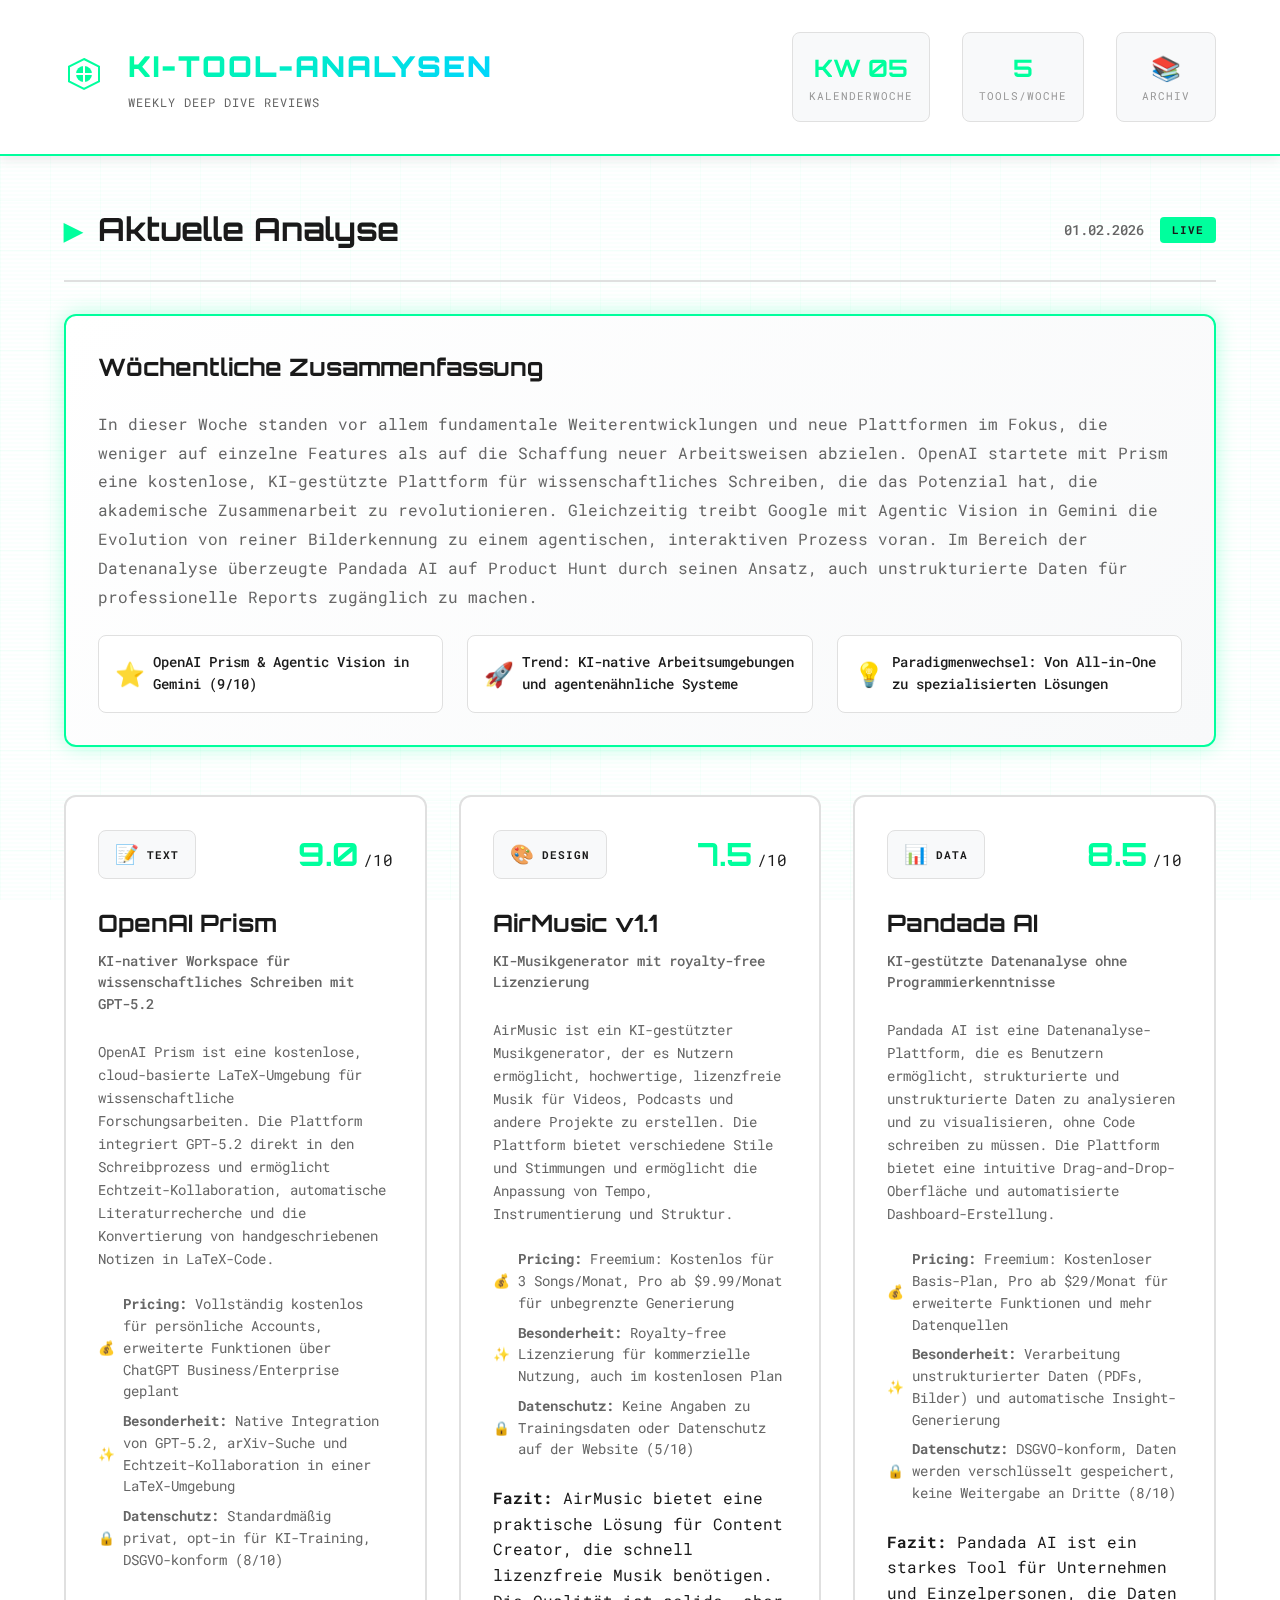
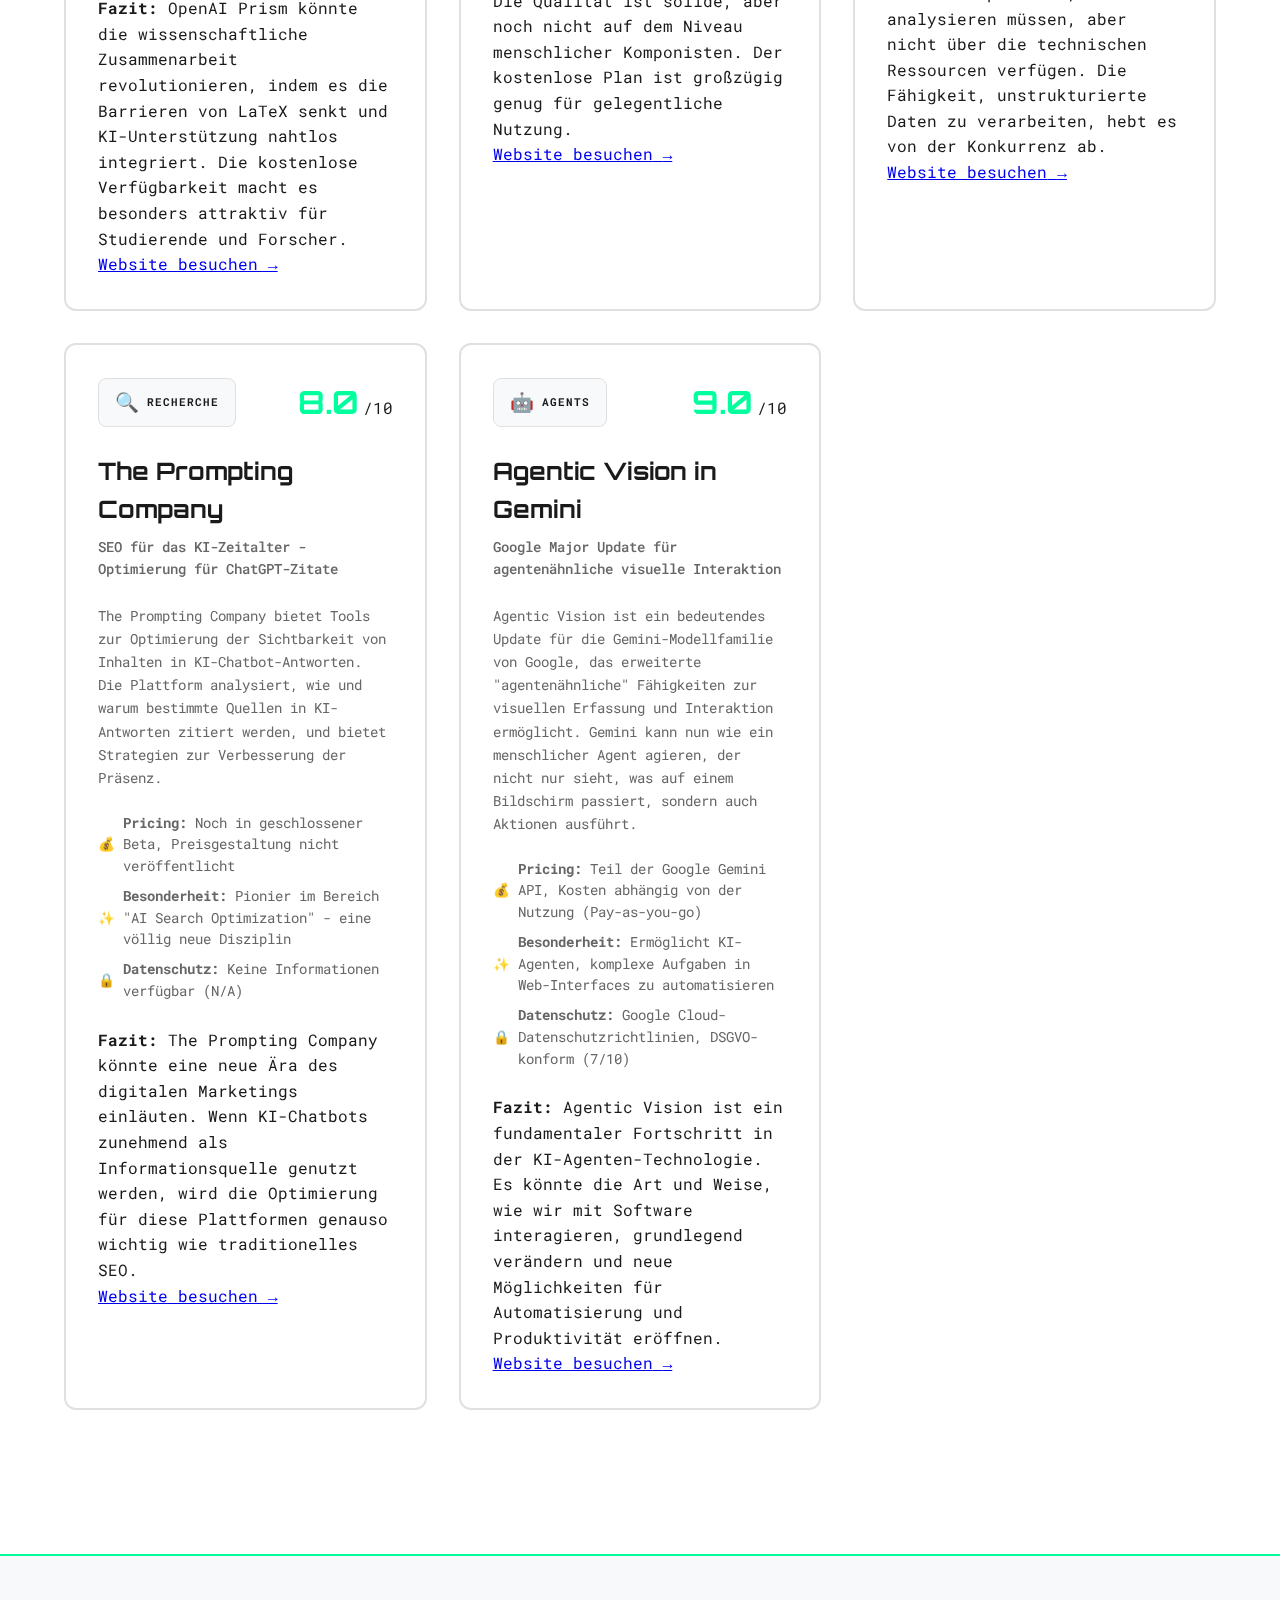
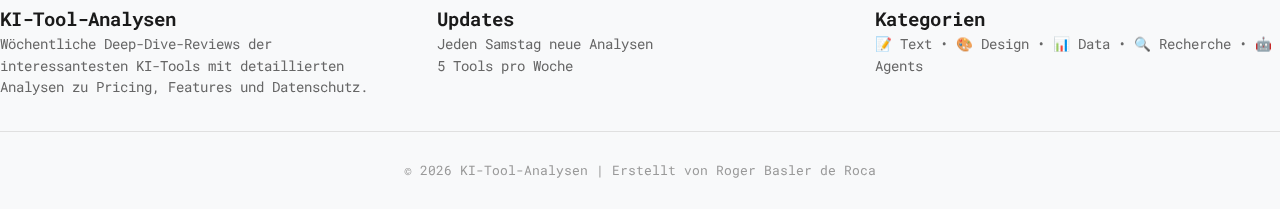
<file: index.html>
<!DOCTYPE html>
<html lang="de">
<head>
    <meta charset="UTF-8">
    <meta name="viewport" content="width=device-width, initial-scale=1.0">
    <title>KI-Tool-Analysen | Wöchentliche Reviews KW 05/2026</title>
    <meta name="description" content="Wöchentliche Analysen der Top 5 KI-Tools mit detaillierten Reviews, Pricing und Datenschutz-Bewertungen.">
    <link rel="stylesheet" href="style.css">
    <link rel="preconnect" href="https://fonts.googleapis.com">
    <link rel="preconnect" href="https://fonts.gstatic.com" crossorigin>
    <link href="https://fonts.googleapis.com/css2?family=Orbitron:wght@400;700;900&family=Roboto+Mono:wght@300;400;500;700&display=swap" rel="stylesheet">
</head>
<body>
    <!-- Cyberpunk Background Effects -->
    <div class="cyber-grid"></div>
    <div class="cyber-scanline"></div>
    
    <!-- Header -->
    <header class="header">
        <div class="container">
            <div class="header-content">
                <div class="logo-section">
                    <div class="logo-icon">
                        <svg width="40" height="40" viewBox="0 0 40 40" fill="none" xmlns="http://www.w3.org/2000/svg">
                            <path d="M20 5L35 12.5V27.5L20 35L5 27.5V12.5L20 5Z" stroke="#00ff9d" stroke-width="2" fill="none"/>
                            <circle cx="20" cy="20" r="8" fill="#00ff9d"/>
                            <path d="M20 12V28M12 20H28" stroke="#ffffff" stroke-width="2"/>
                        </svg>
                    </div>
                    <div class="logo-text">
                        <h1>KI-TOOL-ANALYSEN</h1>
                        <p class="tagline">Weekly Deep Dive Reviews</p>
                    </div>
                </div>
                <div class="header-stats">
                    <div class="stat">
                        <span class="stat-value">KW 05</span>
                        <span class="stat-label">Kalenderwoche</span>
                    </div>
                    <div class="stat">
                        <span class="stat-value">5</span>
                        <span class="stat-label">Tools/Woche</span>
                    </div>
                    <a href="archiv.html" class="stat" style="text-decoration: none; cursor: pointer; transition: all 0.3s ease;" onmouseover="this.style.transform='translateY(-2px)'; this.style.boxShadow='0 4px 15px rgba(0,255,157,0.3)'" onmouseout="this.style.transform='translateY(0)'; this.style.boxShadow='none'">
                        <span class="stat-value">📚</span>
                        <span class="stat-label">Archiv</span>
                    </a>
                </div>
            </div>
        </div>
    </header>

    <!-- Main Content -->
    <main class="main">
        <div class="container">
            <!-- Latest Analysis Section -->
            <section class="latest-section">
                <div class="section-header">
                    <h2 class="section-title">
                        <span class="title-icon">▶</span>
                        Aktuelle Analyse
                    </h2>
                    <div class="section-meta">
                        <span class="date">01.02.2026</span>
                        <span class="badge badge-live">LIVE</span>
                    </div>
                </div>

                <!-- Summary Card -->
                <div class="summary-card">
                    <h3 class="summary-title">Wöchentliche Zusammenfassung</h3>
                    <p class="summary-text">
                        In dieser Woche standen vor allem fundamentale Weiterentwicklungen und neue Plattformen im Fokus, die weniger auf einzelne Features als auf die Schaffung neuer Arbeitsweisen abzielen. OpenAI startete mit Prism eine kostenlose, KI-gestützte Plattform für wissenschaftliches Schreiben, die das Potenzial hat, die akademische Zusammenarbeit zu revolutionieren. Gleichzeitig treibt Google mit Agentic Vision in Gemini die Evolution von reiner Bilderkennung zu einem agentischen, interaktiven Prozess voran. Im Bereich der Datenanalyse überzeugte Pandada AI auf Product Hunt durch seinen Ansatz, auch unstrukturierte Daten für professionelle Reports zugänglich zu machen.
                    </p>
                    <div class="summary-highlights">
                        <div class="highlight">
                            <span class="highlight-icon">⭐</span>
                            <span class="highlight-text">OpenAI Prism & Agentic Vision in Gemini (9/10)</span>
                        </div>
                        <div class="highlight">
                            <span class="highlight-icon">🚀</span>
                            <span class="highlight-text">Trend: KI-native Arbeitsumgebungen und agentenähnliche Systeme</span>
                        </div>
                        <div class="highlight">
                            <span class="highlight-icon">💡</span>
                            <span class="highlight-text">Paradigmenwechsel: Von All-in-One zu spezialisierten Lösungen</span>
                        </div>
                    </div>
                </div>

                <!-- Tools Grid -->
                <div class="tools-grid">

                    <!-- Tool: OpenAI Prism -->
                    <div class="tool-card" data-category="text">
                        <div class="tool-header">
                            <div class="tool-category">
                                <span class="category-icon">📝</span>
                                <span class="category-label">TEXT</span>
                            </div>
                            <div class="tool-rating">
                                <span class="rating-value">9.0</span>
                                <span class="rating-label">/10</span>
                            </div>
                        </div>
                        
                        <h3 class="tool-name">OpenAI Prism</h3>
                        <p class="tool-tagline">KI-nativer Workspace für wissenschaftliches Schreiben mit GPT-5.2</p>
                        
                        <div class="tool-description">
                            <p>OpenAI Prism ist eine kostenlose, cloud-basierte LaTeX-Umgebung für wissenschaftliche Forschungsarbeiten. Die Plattform integriert GPT-5.2 direkt in den Schreibprozess und ermöglicht Echtzeit-Kollaboration, automatische Literaturrecherche und die Konvertierung von handgeschriebenen Notizen in LaTeX-Code.</p>
                        </div>
                        
                        <div class="tool-features">
                            <div class="feature">
                                <span class="feature-icon">💰</span>
                                <div class="feature-content">
                                    <strong>Pricing:</strong> Vollständig kostenlos für persönliche Accounts, erweiterte Funktionen über ChatGPT Business/Enterprise geplant
                                </div>
                            </div>
                            <div class="feature">
                                <span class="feature-icon">✨</span>
                                <div class="feature-content">
                                    <strong>Besonderheit:</strong> Native Integration von GPT-5.2, arXiv-Suche und Echtzeit-Kollaboration in einer LaTeX-Umgebung
                                </div>
                            </div>
                            <div class="feature">
                                <span class="feature-icon">🔒</span>
                                <div class="feature-content">
                                    <strong>Datenschutz:</strong> Standardmäßig privat, opt-in für KI-Training, DSGVO-konform (8/10)
                                </div>
                            </div>
                        </div>
                        
                        <div class="tool-verdict">
                            <strong>Fazit:</strong> OpenAI Prism könnte die wissenschaftliche Zusammenarbeit revolutionieren, indem es die Barrieren von LaTeX senkt und KI-Unterstützung nahtlos integriert. Die kostenlose Verfügbarkeit macht es besonders attraktiv für Studierende und Forscher.
                        </div>
                        
                        <div class="tool-links">
                            <a href="https://openai.com/index/introducing-prism/" class="tool-link" target="_blank">
                                <span>Website besuchen</span>
                                <span class="link-icon">→</span>
                            </a>
                        </div>
                    </div>

                    <!-- Tool: AirMusic v1.1 -->
                    <div class="tool-card" data-category="design">
                        <div class="tool-header">
                            <div class="tool-category">
                                <span class="category-icon">🎨</span>
                                <span class="category-label">DESIGN</span>
                            </div>
                            <div class="tool-rating">
                                <span class="rating-value">7.5</span>
                                <span class="rating-label">/10</span>
                            </div>
                        </div>
                        
                        <h3 class="tool-name">AirMusic v1.1</h3>
                        <p class="tool-tagline">KI-Musikgenerator mit royalty-free Lizenzierung</p>
                        
                        <div class="tool-description">
                            <p>AirMusic ist ein KI-gestützter Musikgenerator, der es Nutzern ermöglicht, hochwertige, lizenzfreie Musik für Videos, Podcasts und andere Projekte zu erstellen. Die Plattform bietet verschiedene Stile und Stimmungen und ermöglicht die Anpassung von Tempo, Instrumentierung und Struktur.</p>
                        </div>
                        
                        <div class="tool-features">
                            <div class="feature">
                                <span class="feature-icon">💰</span>
                                <div class="feature-content">
                                    <strong>Pricing:</strong> Freemium: Kostenlos für 3 Songs/Monat, Pro ab $9.99/Monat für unbegrenzte Generierung
                                </div>
                            </div>
                            <div class="feature">
                                <span class="feature-icon">✨</span>
                                <div class="feature-content">
                                    <strong>Besonderheit:</strong> Royalty-free Lizenzierung für kommerzielle Nutzung, auch im kostenlosen Plan
                                </div>
                            </div>
                            <div class="feature">
                                <span class="feature-icon">🔒</span>
                                <div class="feature-content">
                                    <strong>Datenschutz:</strong> Keine Angaben zu Trainingsdaten oder Datenschutz auf der Website (5/10)
                                </div>
                            </div>
                        </div>
                        
                        <div class="tool-verdict">
                            <strong>Fazit:</strong> AirMusic bietet eine praktische Lösung für Content Creator, die schnell lizenzfreie Musik benötigen. Die Qualität ist solide, aber noch nicht auf dem Niveau menschlicher Komponisten. Der kostenlose Plan ist großzügig genug für gelegentliche Nutzung.
                        </div>
                        
                        <div class="tool-links">
                            <a href="https://airmusic.ai/" class="tool-link" target="_blank">
                                <span>Website besuchen</span>
                                <span class="link-icon">→</span>
                            </a>
                        </div>
                    </div>

                    <!-- Tool: Pandada AI -->
                    <div class="tool-card" data-category="data">
                        <div class="tool-header">
                            <div class="tool-category">
                                <span class="category-icon">📊</span>
                                <span class="category-label">DATA</span>
                            </div>
                            <div class="tool-rating">
                                <span class="rating-value">8.5</span>
                                <span class="rating-label">/10</span>
                            </div>
                        </div>
                        
                        <h3 class="tool-name">Pandada AI</h3>
                        <p class="tool-tagline">KI-gestützte Datenanalyse ohne Programmierkenntnisse</p>
                        
                        <div class="tool-description">
                            <p>Pandada AI ist eine Datenanalyse-Plattform, die es Benutzern ermöglicht, strukturierte und unstrukturierte Daten zu analysieren und zu visualisieren, ohne Code schreiben zu müssen. Die Plattform bietet eine intuitive Drag-and-Drop-Oberfläche und automatisierte Dashboard-Erstellung.</p>
                        </div>
                        
                        <div class="tool-features">
                            <div class="feature">
                                <span class="feature-icon">💰</span>
                                <div class="feature-content">
                                    <strong>Pricing:</strong> Freemium: Kostenloser Basis-Plan, Pro ab $29/Monat für erweiterte Funktionen und mehr Datenquellen
                                </div>
                            </div>
                            <div class="feature">
                                <span class="feature-icon">✨</span>
                                <div class="feature-content">
                                    <strong>Besonderheit:</strong> Verarbeitung unstrukturierter Daten (PDFs, Bilder) und automatische Insight-Generierung
                                </div>
                            </div>
                            <div class="feature">
                                <span class="feature-icon">🔒</span>
                                <div class="feature-content">
                                    <strong>Datenschutz:</strong> DSGVO-konform, Daten werden verschlüsselt gespeichert, keine Weitergabe an Dritte (8/10)
                                </div>
                            </div>
                        </div>
                        
                        <div class="tool-verdict">
                            <strong>Fazit:</strong> Pandada AI ist ein starkes Tool für Unternehmen und Einzelpersonen, die Daten analysieren müssen, aber nicht über die technischen Ressourcen verfügen. Die Fähigkeit, unstrukturierte Daten zu verarbeiten, hebt es von der Konkurrenz ab.
                        </div>
                        
                        <div class="tool-links">
                            <a href="https://pandada.ai/" class="tool-link" target="_blank">
                                <span>Website besuchen</span>
                                <span class="link-icon">→</span>
                            </a>
                        </div>
                    </div>

                    <!-- Tool: The Prompting Company -->
                    <div class="tool-card" data-category="research">
                        <div class="tool-header">
                            <div class="tool-category">
                                <span class="category-icon">🔍</span>
                                <span class="category-label">RECHERCHE</span>
                            </div>
                            <div class="tool-rating">
                                <span class="rating-value">8.0</span>
                                <span class="rating-label">/10</span>
                            </div>
                        </div>
                        
                        <h3 class="tool-name">The Prompting Company</h3>
                        <p class="tool-tagline">SEO für das KI-Zeitalter - Optimierung für ChatGPT-Zitate</p>
                        
                        <div class="tool-description">
                            <p>The Prompting Company bietet Tools zur Optimierung der Sichtbarkeit von Inhalten in KI-Chatbot-Antworten. Die Plattform analysiert, wie und warum bestimmte Quellen in KI-Antworten zitiert werden, und bietet Strategien zur Verbesserung der Präsenz.</p>
                        </div>
                        
                        <div class="tool-features">
                            <div class="feature">
                                <span class="feature-icon">💰</span>
                                <div class="feature-content">
                                    <strong>Pricing:</strong> Noch in geschlossener Beta, Preisgestaltung nicht veröffentlicht
                                </div>
                            </div>
                            <div class="feature">
                                <span class="feature-icon">✨</span>
                                <div class="feature-content">
                                    <strong>Besonderheit:</strong> Pionier im Bereich "AI Search Optimization" - eine völlig neue Disziplin
                                </div>
                            </div>
                            <div class="feature">
                                <span class="feature-icon">🔒</span>
                                <div class="feature-content">
                                    <strong>Datenschutz:</strong> Keine Informationen verfügbar (N/A)
                                </div>
                            </div>
                        </div>
                        
                        <div class="tool-verdict">
                            <strong>Fazit:</strong> The Prompting Company könnte eine neue Ära des digitalen Marketings einläuten. Wenn KI-Chatbots zunehmend als Informationsquelle genutzt werden, wird die Optimierung für diese Plattformen genauso wichtig wie traditionelles SEO.
                        </div>
                        
                        <div class="tool-links">
                            <a href="https://www.producthunt.com/products/the-prompting-company" class="tool-link" target="_blank">
                                <span>Website besuchen</span>
                                <span class="link-icon">→</span>
                            </a>
                        </div>
                    </div>

                    <!-- Tool: Agentic Vision in Gemini -->
                    <div class="tool-card" data-category="agents">
                        <div class="tool-header">
                            <div class="tool-category">
                                <span class="category-icon">🤖</span>
                                <span class="category-label">AGENTS</span>
                            </div>
                            <div class="tool-rating">
                                <span class="rating-value">9.0</span>
                                <span class="rating-label">/10</span>
                            </div>
                        </div>
                        
                        <h3 class="tool-name">Agentic Vision in Gemini</h3>
                        <p class="tool-tagline">Google Major Update für agentenähnliche visuelle Interaktion</p>
                        
                        <div class="tool-description">
                            <p>Agentic Vision ist ein bedeutendes Update für die Gemini-Modellfamilie von Google, das erweiterte "agentenähnliche" Fähigkeiten zur visuellen Erfassung und Interaktion ermöglicht. Gemini kann nun wie ein menschlicher Agent agieren, der nicht nur sieht, was auf einem Bildschirm passiert, sondern auch Aktionen ausführt.</p>
                        </div>
                        
                        <div class="tool-features">
                            <div class="feature">
                                <span class="feature-icon">💰</span>
                                <div class="feature-content">
                                    <strong>Pricing:</strong> Teil der Google Gemini API, Kosten abhängig von der Nutzung (Pay-as-you-go)
                                </div>
                            </div>
                            <div class="feature">
                                <span class="feature-icon">✨</span>
                                <div class="feature-content">
                                    <strong>Besonderheit:</strong> Ermöglicht KI-Agenten, komplexe Aufgaben in Web-Interfaces zu automatisieren
                                </div>
                            </div>
                            <div class="feature">
                                <span class="feature-icon">🔒</span>
                                <div class="feature-content">
                                    <strong>Datenschutz:</strong> Google Cloud-Datenschutzrichtlinien, DSGVO-konform (7/10)
                                </div>
                            </div>
                        </div>
                        
                        <div class="tool-verdict">
                            <strong>Fazit:</strong> Agentic Vision ist ein fundamentaler Fortschritt in der KI-Agenten-Technologie. Es könnte die Art und Weise, wie wir mit Software interagieren, grundlegend verändern und neue Möglichkeiten für Automatisierung und Produktivität eröffnen.
                        </div>
                        
                        <div class="tool-links">
                            <a href="https://blog.google/technology/ai/google-gemini-ai-update-january-2026/" class="tool-link" target="_blank">
                                <span>Website besuchen</span>
                                <span class="link-icon">→</span>
                            </a>
                        </div>
                    </div>

                </div>
            </section>
        </div>
    </main>

    <!-- Footer -->
    <footer class="footer">
        <div class="footer-content">
            <div class="footer-section">
                <h3>KI-Tool-Analysen</h3>
                <p>Wöchentliche Deep-Dive-Reviews der interessantesten KI-Tools mit detaillierten Analysen zu Pricing, Features und Datenschutz.</p>
            </div>
            
            <div class="footer-section">
                <h3>Updates</h3>
                <p>Jeden Samstag neue Analysen</p>
                <p>5 Tools pro Woche</p>
            </div>
            
            <div class="footer-section">
                <h3>Kategorien</h3>
                <p>📝 Text • 🎨 Design • 📊 Data • 🔍 Recherche • 🤖 Agents</p>
            </div>
        </div>
        
        <div class="footer-bottom">
            <p>&copy; 2026 KI-Tool-Analysen | Erstellt von Roger Basler de Roca</p>
        </div>
    </footer>
</body>
</html>
</file>
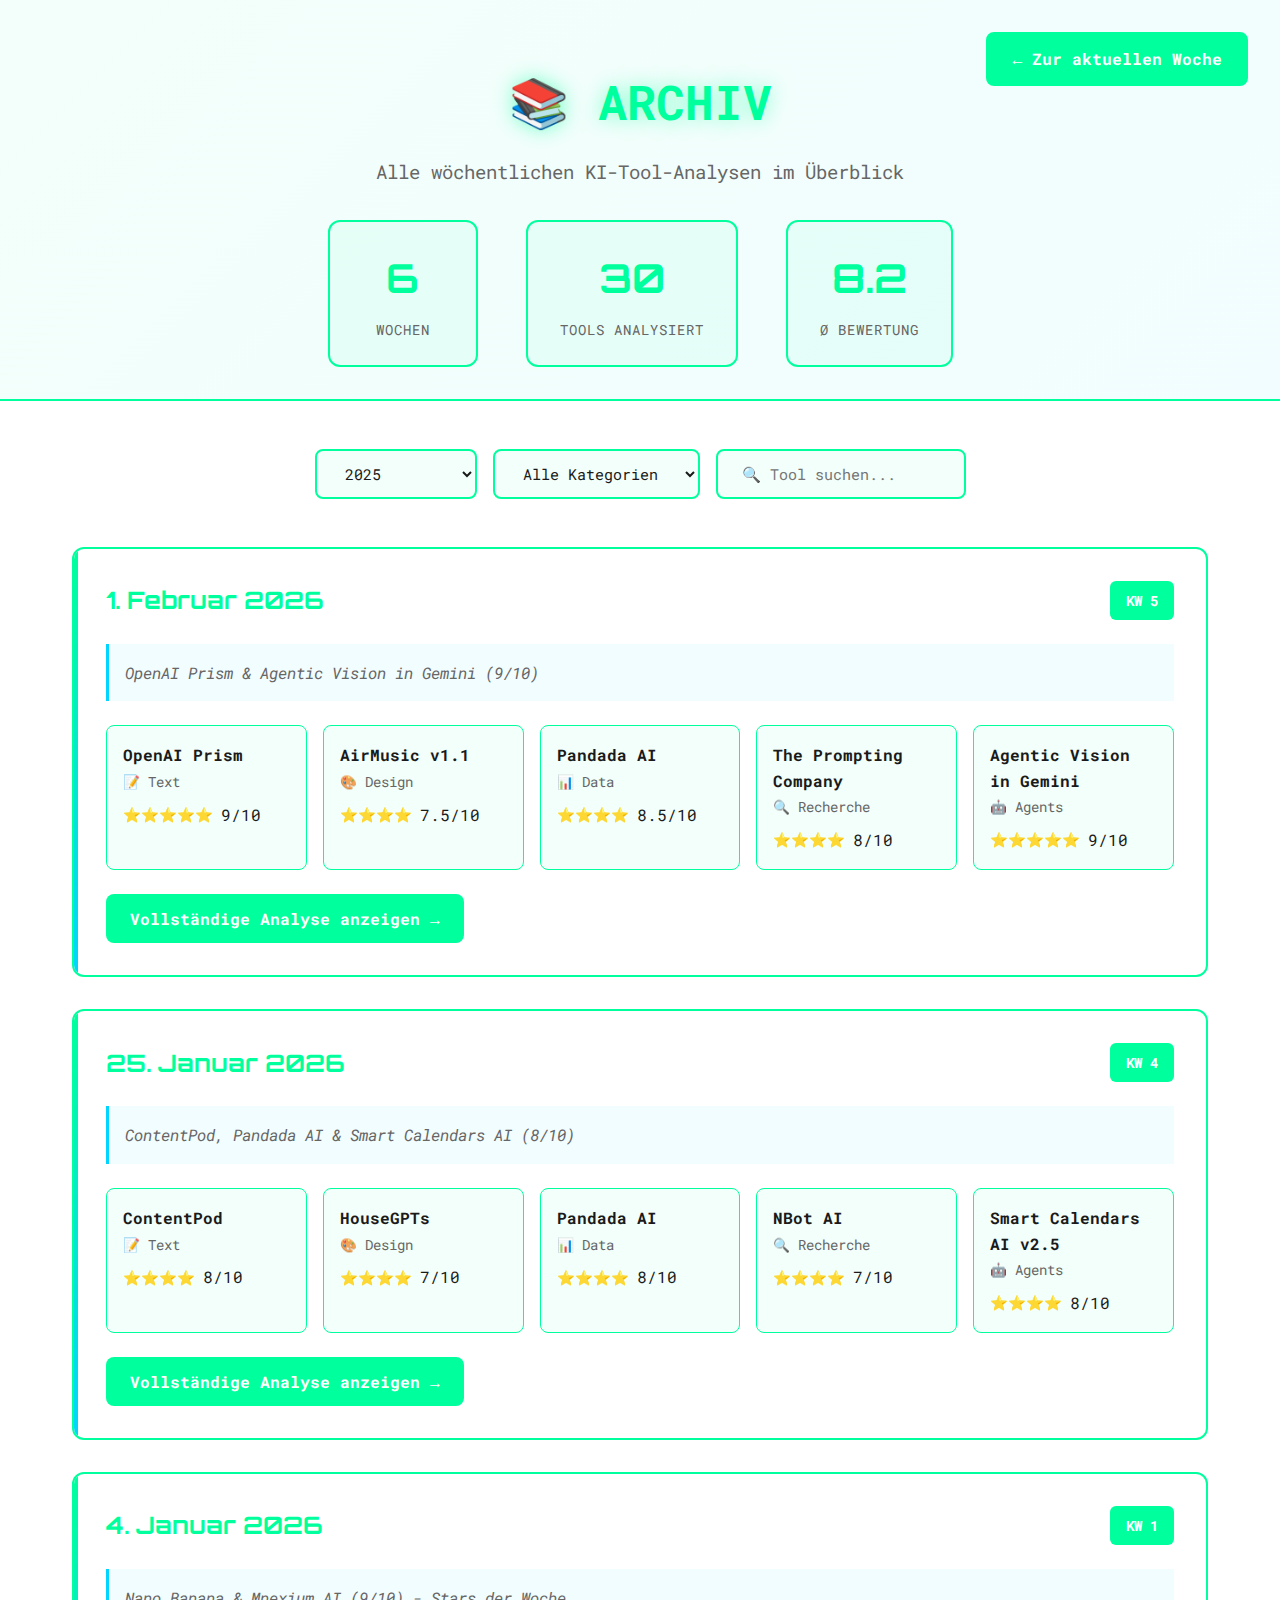
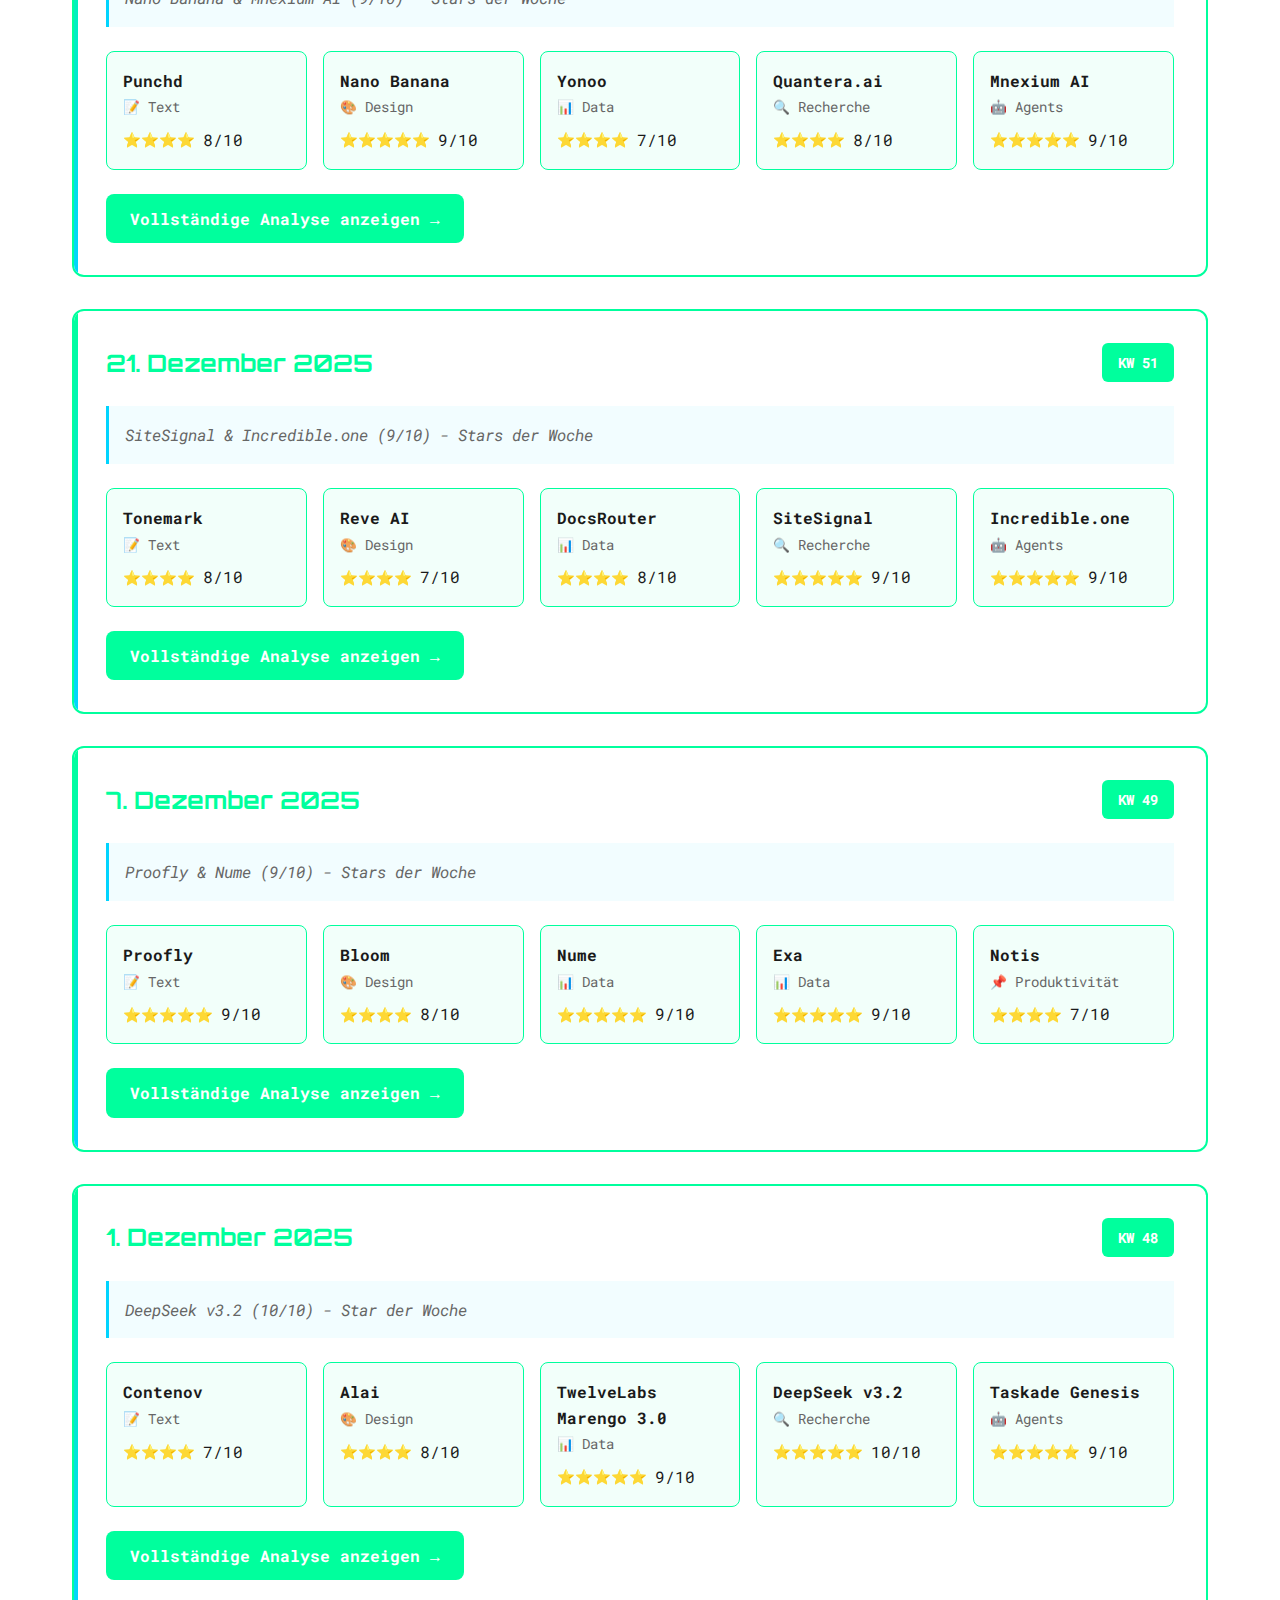
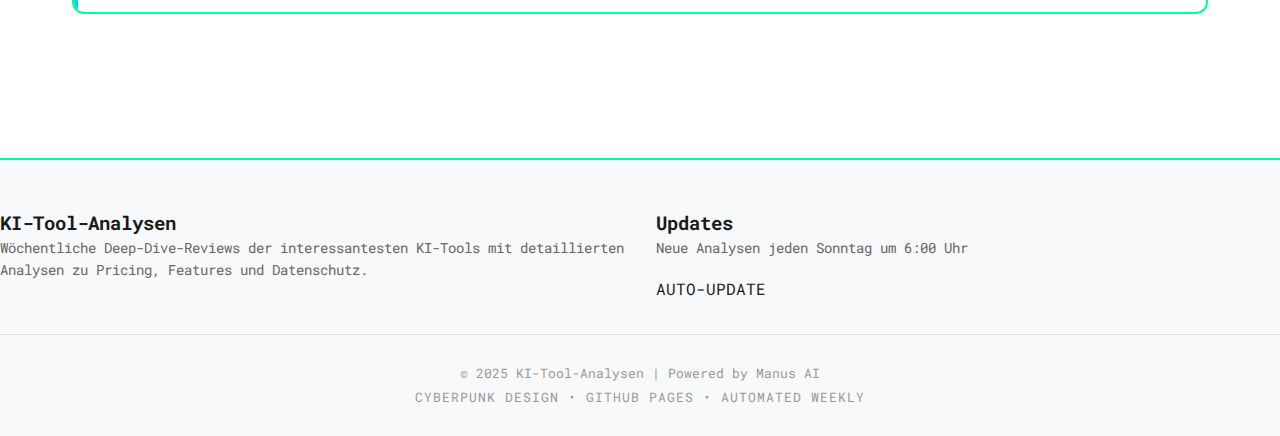
<file: archiv.html>
<!DOCTYPE html>
<html lang="de">
<head>
    <meta charset="UTF-8">
    <meta name="viewport" content="width=device-width, initial-scale=1.0">
    <title>Archiv | KI-Tool-Analysen</title>
    <meta name="description" content="Archiv aller wöchentlichen KI-Tool-Analysen - Durchsuche vergangene Reviews und Trends">
    
    <!-- Fonts -->
    <link href="https://fonts.googleapis.com/css2?family=Orbitron:wght@400;700;900&family=Roboto+Mono:wght@300;400;500;700&display=swap" rel="stylesheet">
    
    <!-- Stylesheet -->
    <link rel="stylesheet" href="style.css">
    
    <style>
        /* Archive-specific styles */
        .archive-header {
            text-align: center;
            padding: 4rem 2rem 2rem;
            background: linear-gradient(135deg, rgba(0,255,157,0.05) 0%, rgba(0,217,255,0.05) 100%);
            border-bottom: 2px solid var(--cyber-primary);
            margin-bottom: 3rem;
        }
        
        .archive-header h1 {
            font-size: 3rem;
            margin-bottom: 1rem;
            color: var(--cyber-primary);
            text-shadow: 0 0 20px rgba(0,255,157,0.5);
        }
        
        .archive-stats {
            display: flex;
            justify-content: center;
            gap: 3rem;
            margin-top: 2rem;
            flex-wrap: wrap;
        }
        
        .stat-box {
            background: rgba(0,255,157,0.05);
            border: 2px solid var(--cyber-primary);
            border-radius: 12px;
            padding: 1.5rem 2rem;
            text-align: center;
            min-width: 150px;
        }
        
        .stat-number {
            font-size: 2.5rem;
            font-weight: 700;
            color: var(--cyber-primary);
            font-family: 'Orbitron', sans-serif;
        }
        
        .stat-label {
            font-size: 0.9rem;
            color: var(--text-secondary);
            margin-top: 0.5rem;
            text-transform: uppercase;
            letter-spacing: 1px;
        }
        
        .archive-filters {
            display: flex;
            justify-content: center;
            gap: 1rem;
            margin-bottom: 3rem;
            flex-wrap: wrap;
        }
        
        .filter-select {
            background: rgba(0,255,157,0.05);
            border: 2px solid var(--cyber-primary);
            border-radius: 8px;
            padding: 0.75rem 1.5rem;
            color: var(--text-primary);
            font-family: 'Roboto Mono', monospace;
            font-size: 0.95rem;
            cursor: pointer;
            transition: all 0.3s ease;
        }
        
        .filter-select:hover {
            background: rgba(0,255,157,0.1);
            box-shadow: 0 0 15px rgba(0,255,157,0.3);
        }
        
        .archive-timeline {
            max-width: 1200px;
            margin: 0 auto;
            padding: 0 2rem 4rem;
        }
        
        .timeline-item {
            background: var(--bg-primary);
            border: 2px solid var(--cyber-primary);
            border-radius: 12px;
            padding: 2rem;
            margin-bottom: 2rem;
            transition: all 0.3s ease;
            position: relative;
            overflow: hidden;
        }
        
        .timeline-item::before {
            content: '';
            position: absolute;
            top: 0;
            left: 0;
            width: 4px;
            height: 100%;
            background: linear-gradient(to bottom, var(--cyber-primary), var(--cyber-secondary));
        }
        
        .timeline-item:hover {
            transform: translateX(8px);
            box-shadow: 0 8px 30px rgba(0,255,157,0.2);
        }
        
        .timeline-header {
            display: flex;
            justify-content: space-between;
            align-items: center;
            margin-bottom: 1.5rem;
            flex-wrap: wrap;
            gap: 1rem;
        }
        
        .timeline-date {
            font-size: 1.5rem;
            font-weight: 700;
            color: var(--cyber-primary);
            font-family: 'Orbitron', sans-serif;
        }
        
        .timeline-kw {
            background: var(--cyber-primary);
            color: var(--bg-primary);
            padding: 0.5rem 1rem;
            border-radius: 6px;
            font-weight: 700;
            font-size: 0.9rem;
        }
        
        .timeline-tools {
            display: grid;
            grid-template-columns: repeat(auto-fit, minmax(200px, 1fr));
            gap: 1rem;
            margin-bottom: 1.5rem;
        }
        
        .timeline-tool {
            background: rgba(0,255,157,0.05);
            border: 1px solid var(--cyber-primary);
            border-radius: 8px;
            padding: 1rem;
        }
        
        .timeline-tool-name {
            font-weight: 700;
            color: var(--text-primary);
            margin-bottom: 0.25rem;
        }
        
        .timeline-tool-category {
            font-size: 0.85rem;
            color: var(--text-secondary);
            margin-bottom: 0.5rem;
        }
        
        .timeline-tool-rating {
            display: flex;
            align-items: center;
            gap: 0.5rem;
        }
        
        .rating-stars {
            color: var(--cyber-accent);
            font-size: 0.9rem;
        }
        
        .timeline-highlights {
            background: rgba(0,217,255,0.05);
            border-left: 3px solid var(--cyber-secondary);
            padding: 1rem;
            margin-bottom: 1.5rem;
            font-style: italic;
            color: var(--text-secondary);
        }
        
        .timeline-link {
            display: inline-block;
            background: var(--cyber-primary);
            color: var(--bg-primary);
            padding: 0.75rem 1.5rem;
            border-radius: 8px;
            text-decoration: none;
            font-weight: 700;
            transition: all 0.3s ease;
        }
        
        .timeline-link:hover {
            background: var(--cyber-secondary);
            transform: translateY(-2px);
            box-shadow: 0 4px 15px rgba(0,255,157,0.3);
        }
        
        .back-to-home {
            position: fixed;
            top: 2rem;
            right: 2rem;
            background: var(--cyber-primary);
            color: var(--bg-primary);
            padding: 0.75rem 1.5rem;
            border-radius: 8px;
            text-decoration: none;
            font-weight: 700;
            font-family: 'Roboto Mono', monospace;
            z-index: 1000;
            transition: all 0.3s ease;
            border: 2px solid var(--cyber-primary);
        }
        
        .back-to-home:hover {
            background: var(--bg-primary);
            color: var(--cyber-primary);
            transform: translateY(-2px);
            box-shadow: 0 4px 15px rgba(0,255,157,0.3);
        }
        
        .no-results {
            text-align: center;
            padding: 4rem 2rem;
            color: var(--text-secondary);
            font-size: 1.2rem;
        }
        
        @media (max-width: 768px) {
            .archive-header h1 {
                font-size: 2rem;
            }
            
            .archive-stats {
                gap: 1.5rem;
            }
            
            .stat-box {
                min-width: 120px;
                padding: 1rem 1.5rem;
            }
            
            .timeline-tools {
                grid-template-columns: 1fr;
            }
            
            .back-to-home {
                top: 1rem;
                right: 1rem;
                padding: 0.5rem 1rem;
                font-size: 0.9rem;
            }
        }
    </style>
</head>
<body>
    <a href="index.html" class="back-to-home">← Zur aktuellen Woche</a>
    
    <div class="archive-header">
        <h1>📚 ARCHIV</h1>
        <p style="font-size: 1.2rem; color: var(--text-secondary); margin-top: 0.5rem;">
            Alle wöchentlichen KI-Tool-Analysen im Überblick
        </p>
        
        <div class="archive-stats">
            <div class="stat-box">
                <div class="stat-number" id="totalWeeks">0</div>
                <div class="stat-label">Wochen</div>
            </div>
            <div class="stat-box">
                <div class="stat-number" id="totalTools">0</div>
                <div class="stat-label">Tools analysiert</div>
            </div>
            <div class="stat-box">
                <div class="stat-number" id="avgRating">0.0</div>
                <div class="stat-label">Ø Bewertung</div>
            </div>
        </div>
    </div>
    
    <div class="archive-filters">
        <select class="filter-select" id="yearFilter">
            <option value="all">Alle Jahre</option>
            <option value="2025" selected>2025</option>
            <option value="2026">2026</option>
        </select>
        
        <select class="filter-select" id="categoryFilter">
            <option value="all">Alle Kategorien</option>
            <option value="Text">📝 Text</option>
            <option value="Design">🎨 Design</option>
            <option value="Data">📊 Data</option>
            <option value="Recherche">🔍 Recherche</option>
            <option value="Agents">🤖 Agents</option>
        </select>
        
        <input type="text" class="filter-select" id="searchInput" placeholder="🔍 Tool suchen..." style="min-width: 250px;">
    </div>
    
    <div class="archive-timeline" id="archiveTimeline">
        <!-- Timeline items will be loaded here -->
    </div>
    
    <div class="no-results" id="noResults" style="display: none;">
        Keine Analysen gefunden. Versuche andere Filter.
    </div>
    
    <footer class="footer">
        <div class="footer-content">
            <div class="footer-section">
                <h3>KI-Tool-Analysen</h3>
                <p>Wöchentliche Deep-Dive-Reviews der interessantesten KI-Tools mit detaillierten Analysen zu Pricing, Features und Datenschutz.</p>
            </div>
            
            <div class="footer-section">
                <h3>Updates</h3>
                <p>Neue Analysen jeden Sonntag um 6:00 Uhr</p>
                <div class="footer-badge">AUTO-UPDATE</div>
            </div>
        </div>
        
        <div class="footer-bottom">
            <p>© 2025 KI-Tool-Analysen | Powered by Manus AI</p>
            <p class="footer-tech">CYBERPUNK DESIGN • GITHUB PAGES • AUTOMATED WEEKLY</p>
        </div>
    </footer>
    
    <script>
        // Load archive data
        async function loadArchive() {
            try {
                const response = await fetch('archiv/data/archive-index.json');
                const data = await response.json();
                
                renderArchive(data.analysen);
                updateStats(data.analysen);
                setupFilters(data.analysen);
            } catch (error) {
                console.error('Error loading archive:', error);
                document.getElementById('archiveTimeline').innerHTML = '<p class="no-results">Fehler beim Laden des Archivs.</p>';
            }
        }
        
        function renderArchive(analysen) {
            const timeline = document.getElementById('archiveTimeline');
            timeline.innerHTML = '';
            
            if (analysen.length === 0) {
                document.getElementById('noResults').style.display = 'block';
                return;
            }
            
            document.getElementById('noResults').style.display = 'none';
            
            // Sort by date (newest first)
            analysen.sort((a, b) => new Date(b.datum) - new Date(a.datum));
            
            analysen.forEach(analyse => {
                const item = document.createElement('div');
                item.className = 'timeline-item';
                item.dataset.year = analyse.jahr;
                item.dataset.categories = analyse.tools.map(t => t.kategorie).join(',');
                item.dataset.tools = analyse.tools.map(t => t.name.toLowerCase()).join(',');
                
                const toolsHTML = analyse.tools.map(tool => `
                    <div class="timeline-tool">
                        <div class="timeline-tool-name">${tool.name}</div>
                        <div class="timeline-tool-category">${getCategoryIcon(tool.kategorie)} ${tool.kategorie}</div>
                        <div class="timeline-tool-rating">
                            <span class="rating-stars">${'⭐'.repeat(Math.round(tool.bewertung / 2))}</span>
                            <span>${tool.bewertung}/10</span>
                        </div>
                    </div>
                `).join('');
                
                item.innerHTML = `
                    <div class="timeline-header">
                        <div class="timeline-date">${formatDate(analyse.datum)}</div>
                        <div class="timeline-kw">KW ${analyse.kw}</div>
                    </div>
                    
                    <div class="timeline-highlights">
                        ${analyse.highlights}
                    </div>
                    
                    <div class="timeline-tools">
                        ${toolsHTML}
                    </div>
                    
                    <a href="${analyse.url}" class="timeline-link">Vollständige Analyse anzeigen →</a>
                `;
                
                timeline.appendChild(item);
            });
        }
        
        function updateStats(analysen) {
            const totalWeeks = analysen.length;
            const totalTools = analysen.reduce((sum, a) => sum + a.tools.length, 0);
            const avgRating = analysen.reduce((sum, a) => {
                const weekAvg = a.tools.reduce((s, t) => s + t.bewertung, 0) / a.tools.length;
                return sum + weekAvg;
            }, 0) / totalWeeks;
            
            document.getElementById('totalWeeks').textContent = totalWeeks;
            document.getElementById('totalTools').textContent = totalTools;
            document.getElementById('avgRating').textContent = avgRating.toFixed(1);
        }
        
        function setupFilters(analysen) {
            const yearFilter = document.getElementById('yearFilter');
            const categoryFilter = document.getElementById('categoryFilter');
            const searchInput = document.getElementById('searchInput');
            
            function applyFilters() {
                const year = yearFilter.value;
                const category = categoryFilter.value;
                const search = searchInput.value.toLowerCase();
                
                const items = document.querySelectorAll('.timeline-item');
                let visibleCount = 0;
                
                items.forEach(item => {
                    const matchYear = year === 'all' || item.dataset.year === year;
                    const matchCategory = category === 'all' || item.dataset.categories.includes(category);
                    const matchSearch = search === '' || item.dataset.tools.includes(search);
                    
                    if (matchYear && matchCategory && matchSearch) {
                        item.style.display = 'block';
                        visibleCount++;
                    } else {
                        item.style.display = 'none';
                    }
                });
                
                document.getElementById('noResults').style.display = visibleCount === 0 ? 'block' : 'none';
            }
            
            yearFilter.addEventListener('change', applyFilters);
            categoryFilter.addEventListener('change', applyFilters);
            searchInput.addEventListener('input', applyFilters);
        }
        
        function getCategoryIcon(category) {
            const icons = {
                'Text': '📝',
                'Design': '🎨',
                'Data': '📊',
                'Recherche': '🔍',
                'Agents': '🤖'
            };
            return icons[category] || '📌';
        }
        
        function formatDate(dateStr) {
            const date = new Date(dateStr);
            const options = { year: 'numeric', month: 'long', day: 'numeric' };
            return date.toLocaleDateString('de-DE', options);
        }
        
        // Load archive on page load
        loadArchive();
    </script>
</body>
</html>
</file>
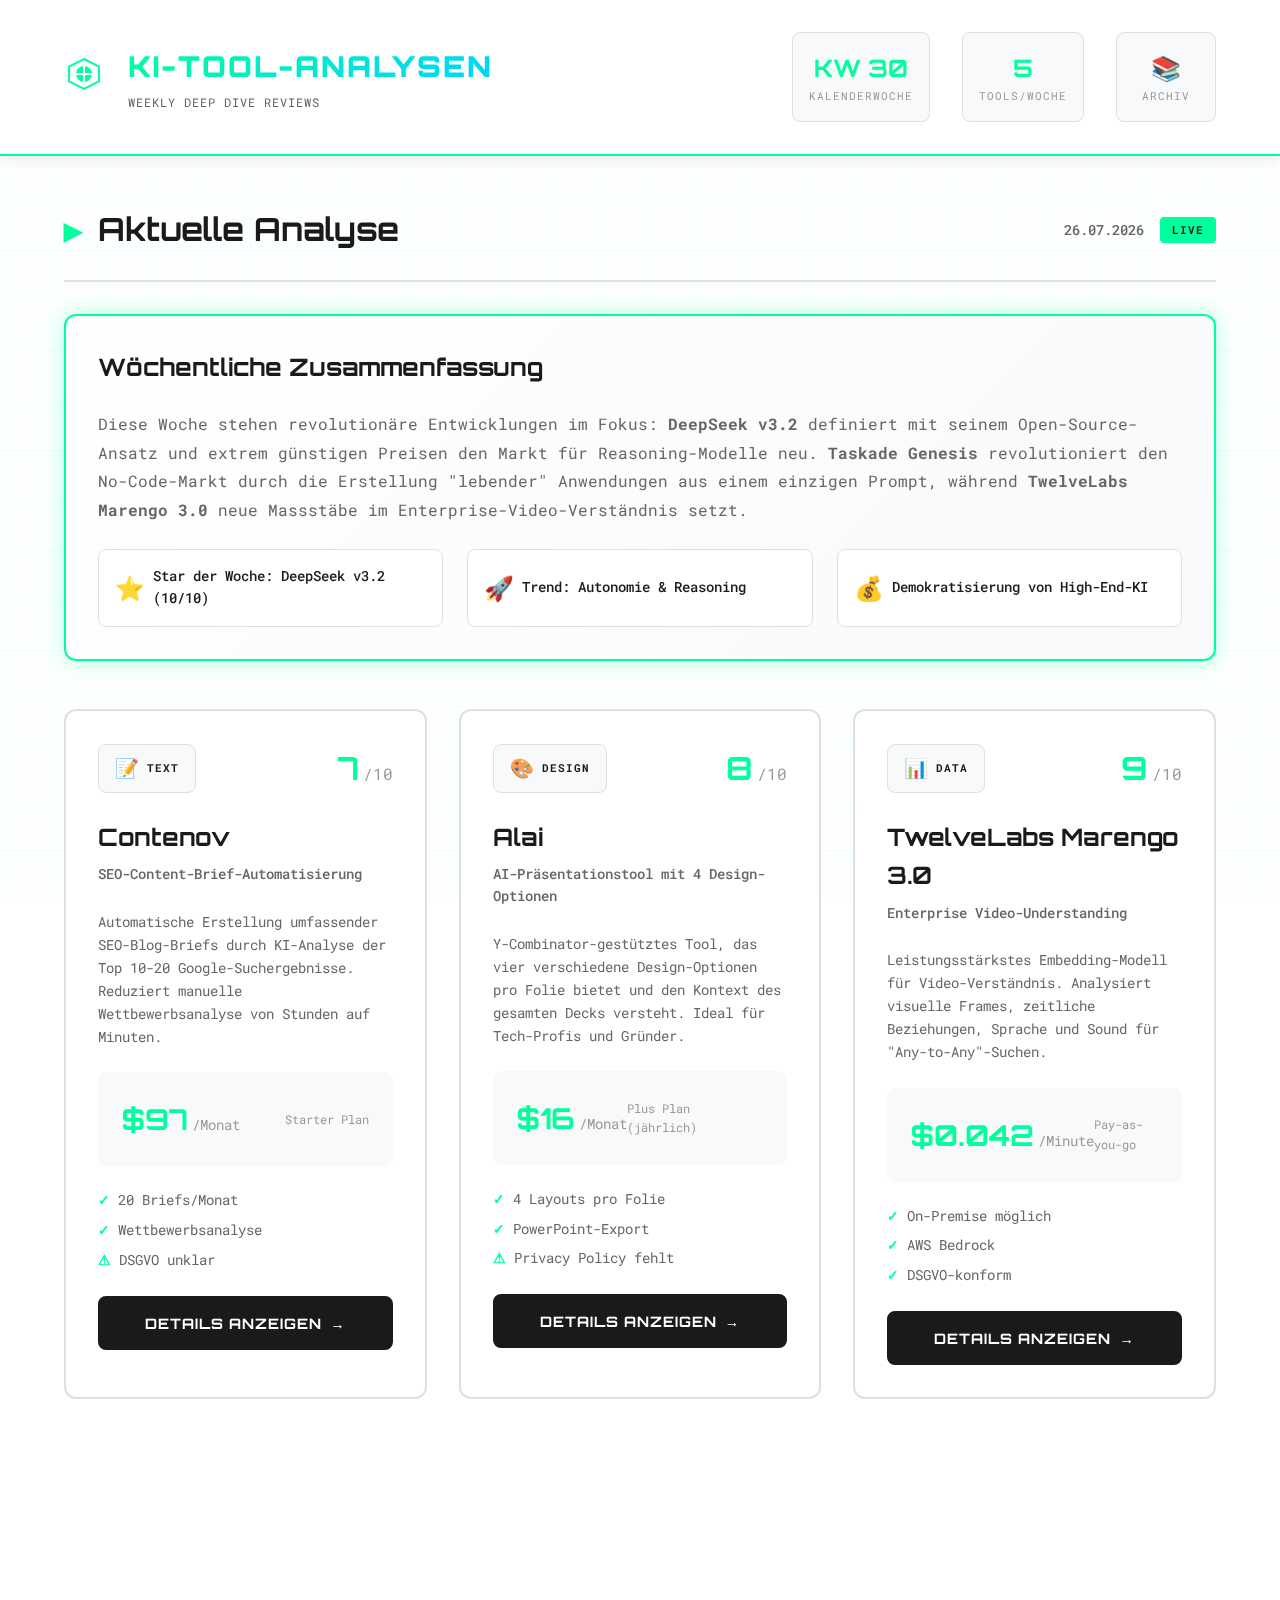
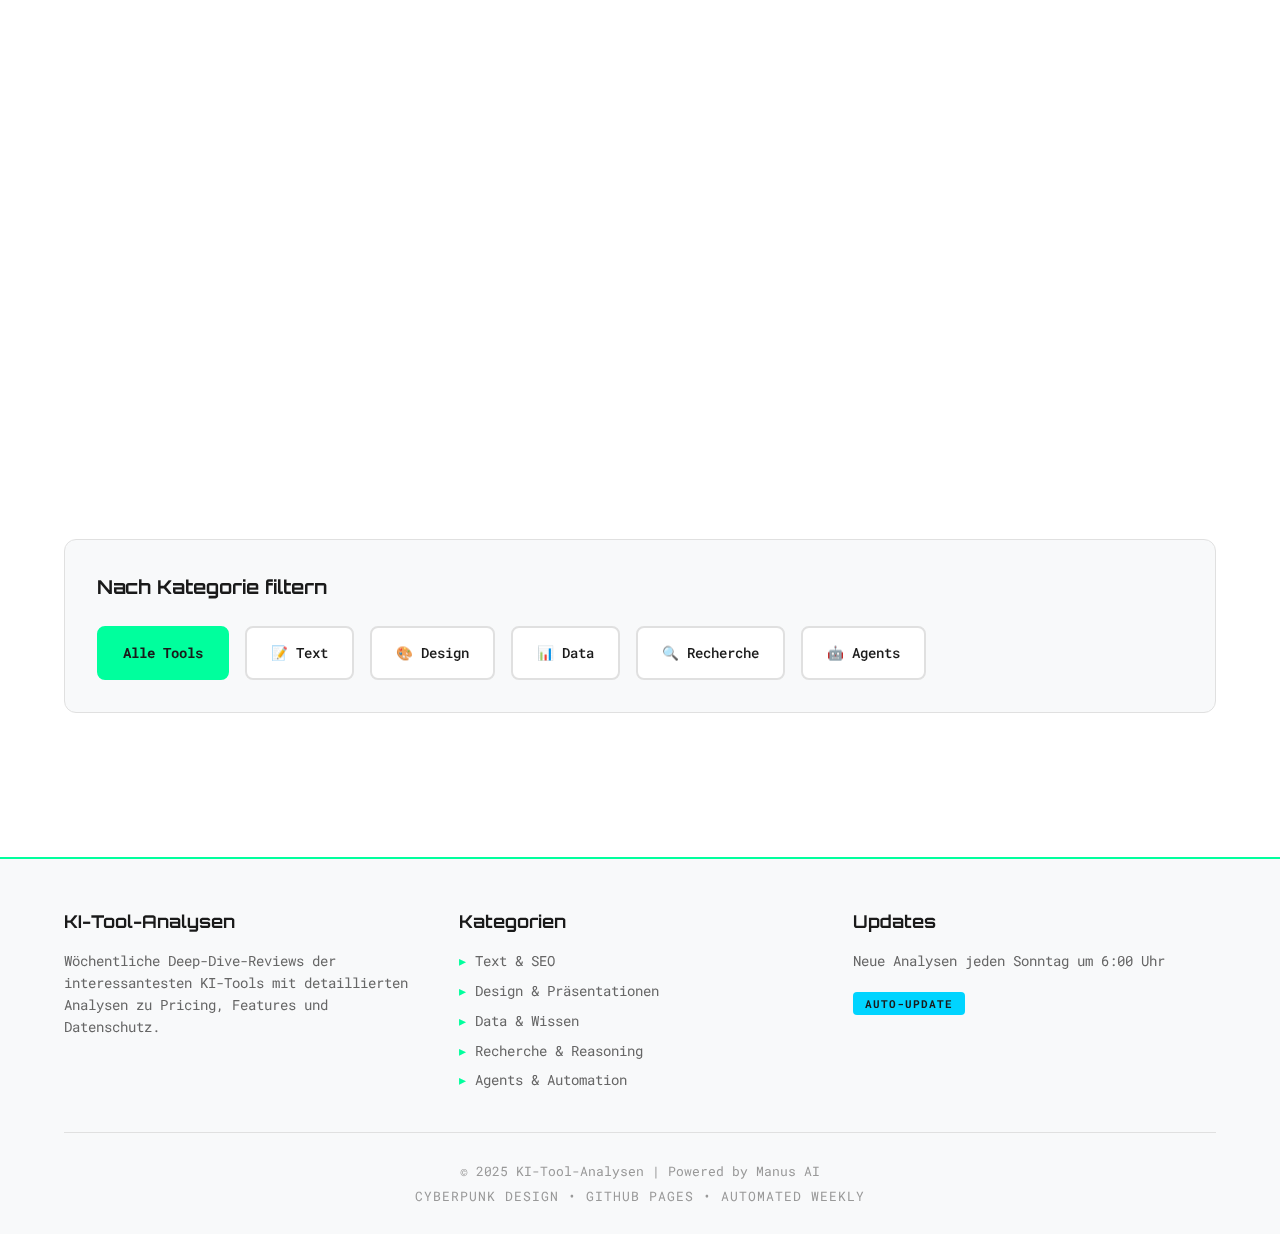
<file: index_kw48_backup.html>
<!DOCTYPE html>
<html lang="de">
<head>
    <meta charset="UTF-8">
    <meta name="viewport" content="width=device-width, initial-scale=1.0">
    <title>KI-Tool-Analysen | Wöchentliche Reviews</title>
    <meta name="description" content="Wöchentliche Analysen der Top 5 KI-Tools mit detaillierten Reviews, Pricing und Datenschutz-Bewertungen.">
    <link rel="stylesheet" href="style.css">
    <link rel="preconnect" href="https://fonts.googleapis.com">
    <link rel="preconnect" href="https://fonts.gstatic.com" crossorigin>
    <link href="https://fonts.googleapis.com/css2?family=Orbitron:wght@400;700;900&family=Roboto+Mono:wght@300;400;500;700&display=swap" rel="stylesheet">
</head>
<body>
    <!-- Cyberpunk Background Effects -->
    <div class="cyber-grid"></div>
    <div class="cyber-scanline"></div>
    
    <!-- Header -->
    <header class="header">
        <div class="container">
            <div class="header-content">
                <div class="logo-section">
                    <div class="logo-icon">
                        <svg width="40" height="40" viewBox="0 0 40 40" fill="none" xmlns="http://www.w3.org/2000/svg">
                            <path d="M20 5L35 12.5V27.5L20 35L5 27.5V12.5L20 5Z" stroke="#00ff9d" stroke-width="2" fill="none"/>
                            <circle cx="20" cy="20" r="8" fill="#00ff9d"/>
                            <path d="M20 12V28M12 20H28" stroke="#ffffff" stroke-width="2"/>
                        </svg>
                    </div>
                    <div class="logo-text">
                        <h1>KI-TOOL-ANALYSEN</h1>
                        <p class="tagline">Weekly Deep Dive Reviews</p>
                    </div>
                </div>
                <div class="header-stats">
                    <div class="stat">
                        <span class="stat-value" id="weekNumber">KW 48</span>
                        <span class="stat-label">Kalenderwoche</span>
                    </div>
                    <div class="stat">
                        <span class="stat-value">5</span>
                        <span class="stat-label">Tools/Woche</span>
                    </div>
                    <a href="archiv.html" class="stat" style="text-decoration: none; cursor: pointer; transition: all 0.3s ease;" onmouseover="this.style.transform='translateY(-2px)'; this.style.boxShadow='0 4px 15px rgba(0,255,157,0.3)'" onmouseout="this.style.transform='translateY(0)'; this.style.boxShadow='none'">
                        <span class="stat-value">📚</span>
                        <span class="stat-label">Archiv</span>
                    </a>
                </div>
            </div>
        </div>
    </header>

    <!-- Main Content -->
    <main class="main">
        <div class="container">
            <!-- Latest Analysis Section -->
            <section class="latest-section">
                <div class="section-header">
                    <h2 class="section-title">
                        <span class="title-icon">▶</span>
                        Aktuelle Analyse
                    </h2>
                    <div class="section-meta">
                        <span class="date" id="currentDate">01.12.2025</span>
                        <span class="badge badge-live">LIVE</span>
                    </div>
                </div>

                <!-- Summary Card -->
                <div class="summary-card">
                    <h3 class="summary-title">Wöchentliche Zusammenfassung</h3>
                    <p class="summary-text">
                        Diese Woche stehen revolutionäre Entwicklungen im Fokus: <strong>DeepSeek v3.2</strong> definiert mit seinem Open-Source-Ansatz und extrem günstigen Preisen den Markt für Reasoning-Modelle neu. <strong>Taskade Genesis</strong> revolutioniert den No-Code-Markt durch die Erstellung "lebender" Anwendungen aus einem einzigen Prompt, während <strong>TwelveLabs Marengo 3.0</strong> neue Massstäbe im Enterprise-Video-Verständnis setzt.
                    </p>
                    <div class="summary-highlights">
                        <div class="highlight">
                            <span class="highlight-icon">⭐</span>
                            <span class="highlight-text">Star der Woche: DeepSeek v3.2 (10/10)</span>
                        </div>
                        <div class="highlight">
                            <span class="highlight-icon">🚀</span>
                            <span class="highlight-text">Trend: Autonomie & Reasoning</span>
                        </div>
                        <div class="highlight">
                            <span class="highlight-icon">💰</span>
                            <span class="highlight-text">Demokratisierung von High-End-KI</span>
                        </div>
                    </div>
                </div>

                <!-- Tools Grid -->
                <div class="tools-grid" id="toolsGrid">
                    <!-- Tool 1: Contenov -->
                    <div class="tool-card" data-category="text">
                        <div class="tool-header">
                            <div class="tool-category">
                                <span class="category-icon">📝</span>
                                <span class="category-label">TEXT</span>
                            </div>
                            <div class="tool-rating">
                                <span class="rating-value">7</span>
                                <span class="rating-max">/10</span>
                            </div>
                        </div>
                        <h3 class="tool-name">Contenov</h3>
                        <p class="tool-tagline">SEO-Content-Brief-Automatisierung</p>
                        <p class="tool-description">
                            Automatische Erstellung umfassender SEO-Blog-Briefs durch KI-Analyse der Top 10-20 Google-Suchergebnisse. Reduziert manuelle Wettbewerbsanalyse von Stunden auf Minuten.
                        </p>
                        <div class="tool-pricing">
                            <div class="price-tag">
                                <span class="price">$97</span>
                                <span class="price-period">/Monat</span>
                            </div>
                            <span class="price-note">Starter Plan</span>
                        </div>
                        <div class="tool-features">
                            <div class="feature">
                                <span class="feature-icon">✓</span>
                                <span>20 Briefs/Monat</span>
                            </div>
                            <div class="feature">
                                <span class="feature-icon">✓</span>
                                <span>Wettbewerbsanalyse</span>
                            </div>
                            <div class="feature">
                                <span class="feature-icon">⚠</span>
                                <span>DSGVO unklar</span>
                            </div>
                        </div>
                        <button class="btn-details" onclick="showToolDetails('contenov')">
                            Details anzeigen
                            <span class="btn-arrow">→</span>
                        </button>
                    </div>

                    <!-- Tool 2: Alai -->
                    <div class="tool-card" data-category="design">
                        <div class="tool-header">
                            <div class="tool-category">
                                <span class="category-icon">🎨</span>
                                <span class="category-label">DESIGN</span>
                            </div>
                            <div class="tool-rating">
                                <span class="rating-value">8</span>
                                <span class="rating-max">/10</span>
                            </div>
                        </div>
                        <h3 class="tool-name">Alai</h3>
                        <p class="tool-tagline">AI-Präsentationstool mit 4 Design-Optionen</p>
                        <p class="tool-description">
                            Y-Combinator-gestütztes Tool, das vier verschiedene Design-Optionen pro Folie bietet und den Kontext des gesamten Decks versteht. Ideal für Tech-Profis und Gründer.
                        </p>
                        <div class="tool-pricing">
                            <div class="price-tag">
                                <span class="price">$16</span>
                                <span class="price-period">/Monat</span>
                            </div>
                            <span class="price-note">Plus Plan (jährlich)</span>
                        </div>
                        <div class="tool-features">
                            <div class="feature">
                                <span class="feature-icon">✓</span>
                                <span>4 Layouts pro Folie</span>
                            </div>
                            <div class="feature">
                                <span class="feature-icon">✓</span>
                                <span>PowerPoint-Export</span>
                            </div>
                            <div class="feature">
                                <span class="feature-icon">⚠</span>
                                <span>Privacy Policy fehlt</span>
                            </div>
                        </div>
                        <button class="btn-details" onclick="showToolDetails('alai')">
                            Details anzeigen
                            <span class="btn-arrow">→</span>
                        </button>
                    </div>

                    <!-- Tool 3: TwelveLabs Marengo 3.0 -->
                    <div class="tool-card" data-category="data">
                        <div class="tool-header">
                            <div class="tool-category">
                                <span class="category-icon">📊</span>
                                <span class="category-label">DATA</span>
                            </div>
                            <div class="tool-rating">
                                <span class="rating-value">9</span>
                                <span class="rating-max">/10</span>
                            </div>
                        </div>
                        <h3 class="tool-name">TwelveLabs Marengo 3.0</h3>
                        <p class="tool-tagline">Enterprise Video-Understanding</p>
                        <p class="tool-description">
                            Leistungsstärkstes Embedding-Modell für Video-Verständnis. Analysiert visuelle Frames, zeitliche Beziehungen, Sprache und Sound für "Any-to-Any"-Suchen.
                        </p>
                        <div class="tool-pricing">
                            <div class="price-tag">
                                <span class="price">$0.042</span>
                                <span class="price-period">/Minute</span>
                            </div>
                            <span class="price-note">Pay-as-you-go</span>
                        </div>
                        <div class="tool-features">
                            <div class="feature">
                                <span class="feature-icon">✓</span>
                                <span>On-Premise möglich</span>
                            </div>
                            <div class="feature">
                                <span class="feature-icon">✓</span>
                                <span>AWS Bedrock</span>
                            </div>
                            <div class="feature">
                                <span class="feature-icon">✓</span>
                                <span>DSGVO-konform</span>
                            </div>
                        </div>
                        <button class="btn-details" onclick="showToolDetails('twelvelabs')">
                            Details anzeigen
                            <span class="btn-arrow">→</span>
                        </button>
                    </div>

                    <!-- Tool 4: DeepSeek v3.2 -->
                    <div class="tool-card tool-card-featured" data-category="research">
                        <div class="featured-badge">STAR DER WOCHE</div>
                        <div class="tool-header">
                            <div class="tool-category">
                                <div class="tool-category">
                                <span class="category-icon">🔍</span>
                                <span class="category-label">RECHERCHE</span>
                            </div>
                            </div>
                            <div class="tool-rating tool-rating-perfect">
                                <span class="rating-value">10</span>
                                <span class="rating-max">/10</span>
                            </div>
                        </div>
                        <h3 class="tool-name">DeepSeek v3.2</h3>
                        <p class="tool-tagline">Open-Source Reasoning AI</p>
                        <p class="tool-description">
                            Game-Changer: 100% kostenloser Web-Zugang, extrem günstige API und vollständig Open Source (MIT-Lizenz). Reasoning-First Design mit transparentem "Denken".
                        </p>
                        <div class="tool-pricing">
                            <div class="price-tag price-tag-free">
                                <span class="price">KOSTENLOS</span>
                            </div>
                            <span class="price-note">Web & App</span>
                        </div>
                        <div class="tool-features">
                            <div class="feature">
                                <span class="feature-icon">✓</span>
                                <span>Open Source (MIT)</span>
                            </div>
                            <div class="feature">
                                <span class="feature-icon">✓</span>
                                <span>Self-Hosting</span>
                            </div>
                            <div class="feature">
                                <span class="feature-icon">✓</span>
                                <span>163.8K Context</span>
                            </div>
                        </div>
                        <button class="btn-details btn-details-featured" onclick="showToolDetails('deepseek')">
                            Details anzeigen
                            <span class="btn-arrow">→</span>
                        </button>
                    </div>

                    <!-- Tool 5: Taskade Genesis -->
                    <div class="tool-card" data-category="agents">
                        <div class="tool-header">
                            <div class="tool-category">
                                <span class="category-icon">🤖</span>
                                <span class="category-label">AGENTS</span>
                            </div>
                            <div class="tool-rating">
                                <span class="rating-value">9</span>
                                <span class="rating-max">/10</span>
                            </div>
                        </div>
                        <h3 class="tool-name">Taskade Genesis</h3>
                        <p class="tool-tagline">"One Prompt = One App" Plattform</p>
                        <p class="tool-description">
                            Revolutionäre No-Code-Plattform, die aus einem Prompt vollständige "lebende" Anwendungen erstellt. Unbegrenzte AI Agents & Automationen ab $19/Monat.
                        </p>
                        <div class="tool-pricing">
                            <div class="price-tag">
                                <span class="price">$19</span>
                                <span class="price-period">/Monat</span>
                            </div>
                            <span class="price-note">Pro Plan</span>
                        </div>
                        <div class="tool-features">
                            <div class="feature">
                                <span class="feature-icon">✓</span>
                                <span>Unbegrenzte Agents</span>
                            </div>
                            <div class="feature">
                                <span class="feature-icon">✓</span>
                                <span>100+ Integrationen</span>
                            </div>
                            <div class="feature">
                                <span class="feature-icon">✓</span>
                                <span>GDPR-konform</span>
                            </div>
                        </div>
                        <button class="btn-details" onclick="showToolDetails('taskade')">
                            Details anzeigen
                            <span class="btn-arrow">→</span>
                        </button>
                    </div>
                </div>
            </section>

            <!-- Categories Filter -->
            <section class="filter-section">
                <h3 class="filter-title">Nach Kategorie filtern</h3>
                <div class="filter-buttons">
                    <button class="filter-btn active" data-filter="all">Alle Tools</button>
                    <button class="filter-btn" data-filter="text">📝 Text</button>
                    <button class="filter-btn" data-filter="design">🎨 Design</button>
                    <button class="filter-btn" data-filter="data">📊 Data</button>
                    <button class="filter-btn" data-filter="research">🔍 Recherche</button>
                    <button class="filter-btn" data-filter="agents">🤖 Agents</button>
                </div>
            </section>
        </div>
    </main>

    <!-- Footer -->
    <footer class="footer">
        <div class="container">
            <div class="footer-content">
                <div class="footer-section">
                    <h4>KI-Tool-Analysen</h4>
                    <p>Wöchentliche Deep-Dive-Reviews der interessantesten KI-Tools mit detaillierten Analysen zu Pricing, Features und Datenschutz.</p>
                </div>
                <div class="footer-section">
                    <h4>Kategorien</h4>
                    <ul>
                        <li>Text & SEO</li>
                        <li>Design & Präsentationen</li>
                        <li>Data & Wissen</li>
                        <li>Recherche & Reasoning</li>
                        <li>Agents & Automation</li>
                    </ul>
                </div>
                <div class="footer-section">
                    <h4>Updates</h4>
                    <p>Neue Analysen jeden Sonntag um 6:00 Uhr</p>
                    <div class="footer-badge">
                        <span class="badge badge-auto">AUTO-UPDATE</span>
                    </div>
                </div>
            </div>
            <div class="footer-bottom">
                <p>© 2025 KI-Tool-Analysen | Powered by Manus AI</p>
                <p class="footer-tech">Cyberpunk Design • GitHub Pages • Automated Weekly</p>
            </div>
        </div>
    </footer>

    <script src="script.js"></script>
</body>
</html>
</file>
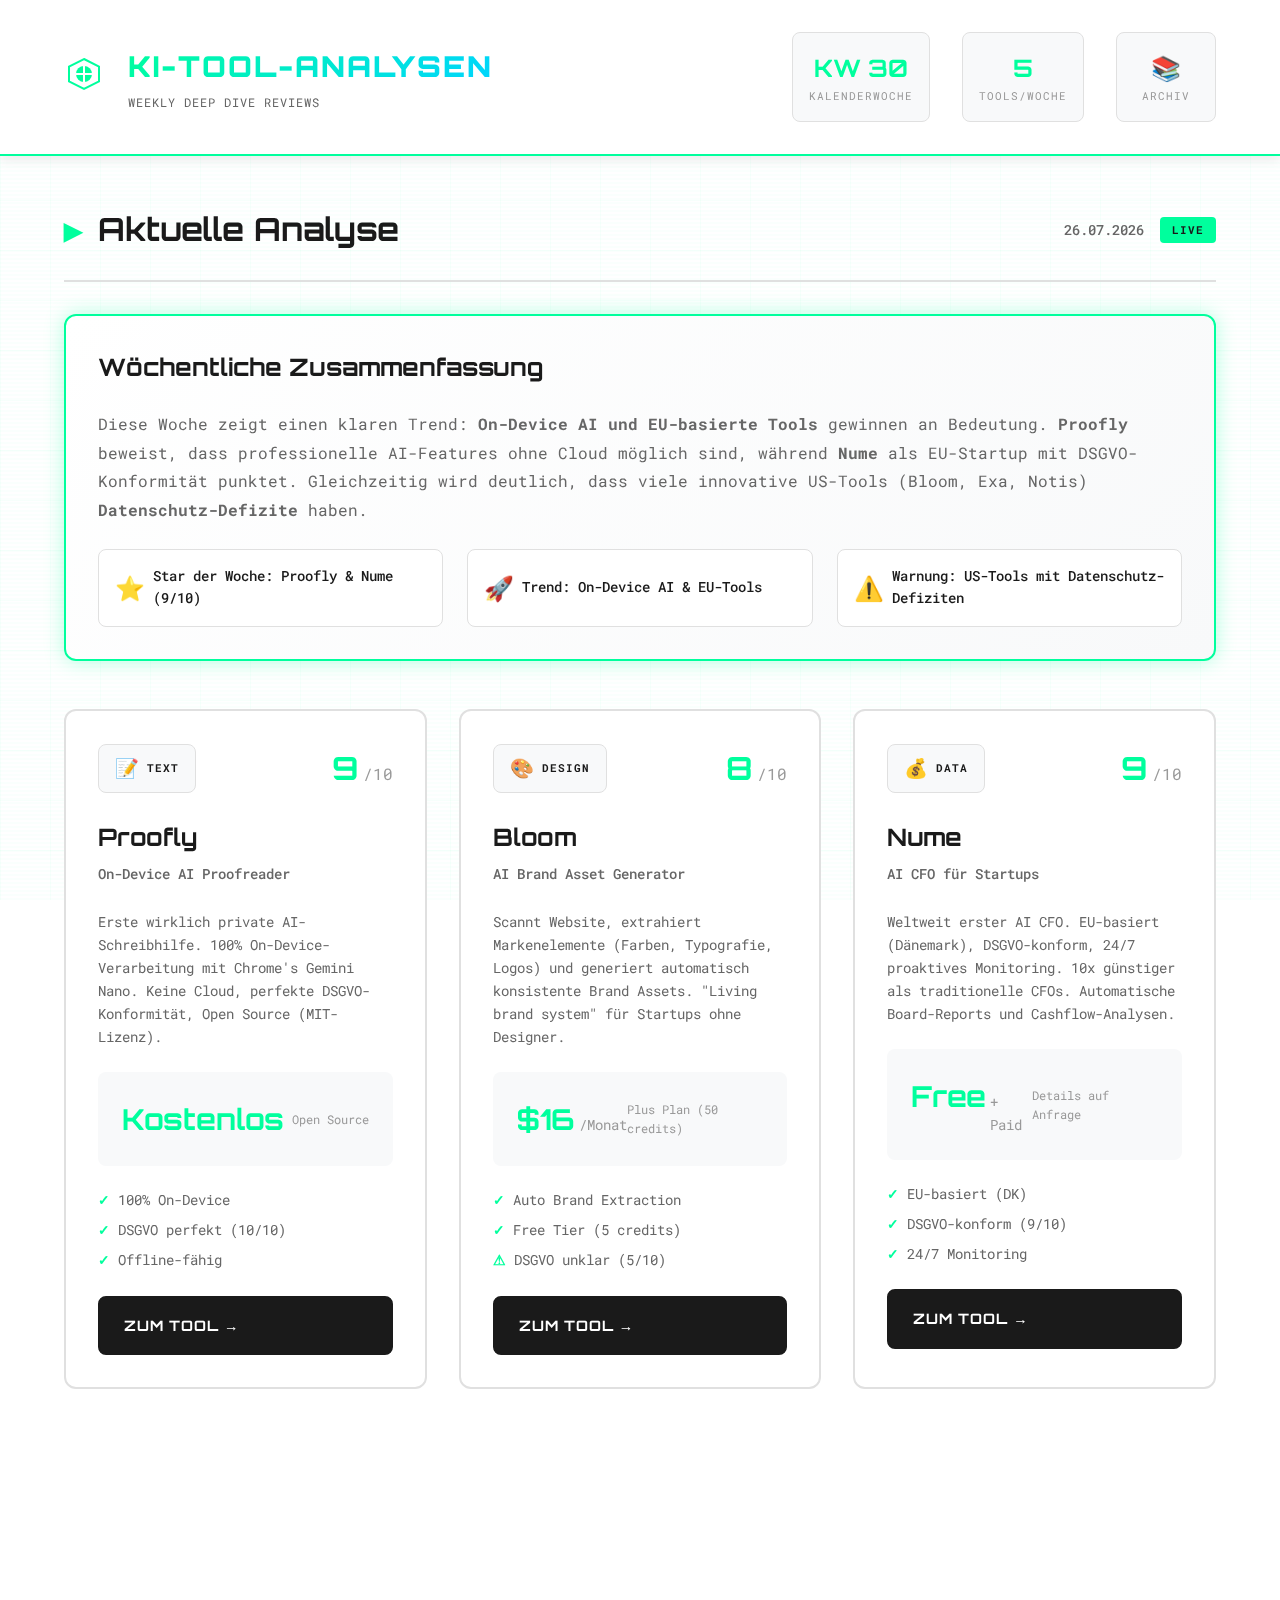
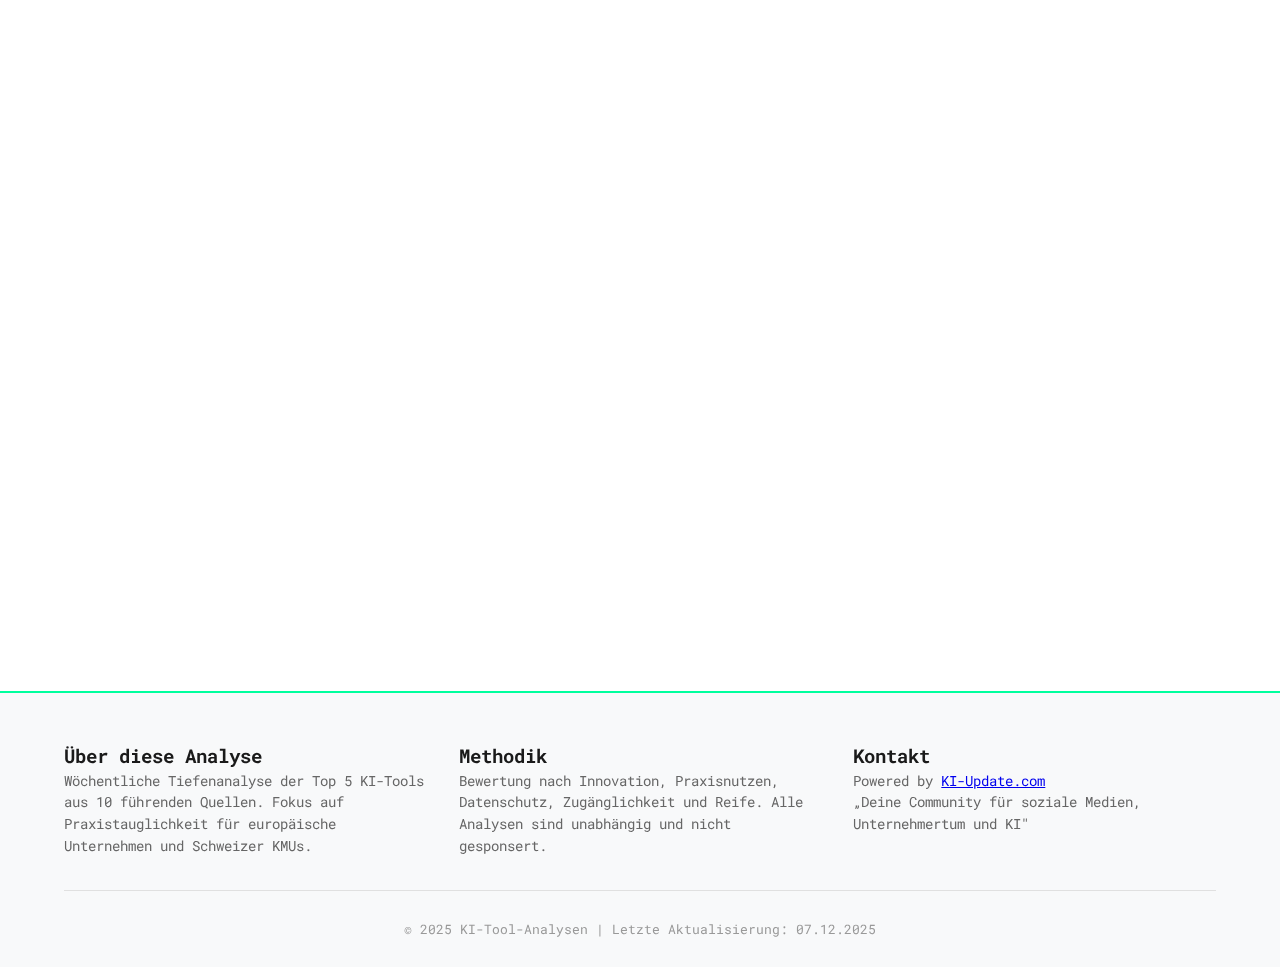
<file: archiv/2025/kw49-2025-12-07.html>
<!DOCTYPE html>
<html lang="de">
<head>
    <meta charset="UTF-8">
    <meta name="viewport" content="width=device-width, initial-scale=1.0">
    <title>KI-Tool-Analysen | Wöchentliche Reviews</title>
    <meta name="description" content="Wöchentliche Analysen der Top 5 KI-Tools mit detaillierten Reviews, Pricing und Datenschutz-Bewertungen.">
    <link rel="stylesheet" href="../../style.css">
    <link rel="preconnect" href="https://fonts.googleapis.com">
    <link rel="preconnect" href="https://fonts.gstatic.com" crossorigin>
    <link href="https://fonts.googleapis.com/css2?family=Orbitron:wght@400;700;900&family=Roboto+Mono:wght@300;400;500;700&display=swap" rel="stylesheet">
</head>
<body>
    <!-- Cyberpunk Background Effects -->
    <div class="cyber-grid"></div>
    <div class="cyber-scanline"></div>
    
    <!-- Header -->
    <header class="header">
        <div class="container">
            <div class="header-content">
                <div class="logo-section">
                    <div class="logo-icon">
                        <svg width="40" height="40" viewBox="0 0 40 40" fill="none" xmlns="http://www.w3.org/2000/svg">
                            <path d="M20 5L35 12.5V27.5L20 35L5 27.5V12.5L20 5Z" stroke="#00ff9d" stroke-width="2" fill="none"/>
                            <circle cx="20" cy="20" r="8" fill="#00ff9d"/>
                            <path d="M20 12V28M12 20H28" stroke="#ffffff" stroke-width="2"/>
                        </svg>
                    </div>
                    <div class="logo-text">
                        <h1>KI-TOOL-ANALYSEN</h1>
                        <p class="tagline">Weekly Deep Dive Reviews</p>
                    </div>
                </div>
                <div class="header-stats">
                    <div class="stat">
                        <span class="stat-value" id="weekNumber">KW 49</span>
                        <span class="stat-label">Kalenderwoche</span>
                    </div>
                    <div class="stat">
                        <span class="stat-value">5</span>
                        <span class="stat-label">Tools/Woche</span>
                    </div>
                    <a href="../../archiv.html" class="stat" style="text-decoration: none; cursor: pointer; transition: all 0.3s ease;" onmouseover="this.style.transform='translateY(-2px)'; this.style.boxShadow='0 4px 15px rgba(0,255,157,0.3)'" onmouseout="this.style.transform='translateY(0)'; this.style.boxShadow='none'">
                        <span class="stat-value">📚</span>
                        <span class="stat-label">Archiv</span>
                    </a>
                </div>
            </div>
        </div>
    </header>

    <!-- Main Content -->
    <main class="main">
        <div class="container">
            <!-- Latest Analysis Section -->
            <section class="latest-section">
                <div class="section-header">
                    <h2 class="section-title">
                        <span class="title-icon">▶</span>
                        Aktuelle Analyse
                    </h2>
                    <div class="section-meta">
                        <span class="date" id="currentDate">07.12.2025</span>
                        <span class="badge badge-live">LIVE</span>
                    </div>
                </div>

                <!-- Summary Card -->
                <div class="summary-card">
                    <h3 class="summary-title">Wöchentliche Zusammenfassung</h3>
                    <p class="summary-text">
                        Diese Woche zeigt einen klaren Trend: <strong>On-Device AI und EU-basierte Tools</strong> gewinnen an Bedeutung. <strong>Proofly</strong> beweist, dass professionelle AI-Features ohne Cloud möglich sind, während <strong>Nume</strong> als EU-Startup mit DSGVO-Konformität punktet. Gleichzeitig wird deutlich, dass viele innovative US-Tools (Bloom, Exa, Notis) <strong>Datenschutz-Defizite</strong> haben.
                    </p>
                    <div class="summary-highlights">
                        <div class="highlight">
                            <span class="highlight-icon">⭐</span>
                            <span class="highlight-text">Star der Woche: Proofly & Nume (9/10)</span>
                        </div>
                        <div class="highlight">
                            <span class="highlight-icon">🚀</span>
                            <span class="highlight-text">Trend: On-Device AI & EU-Tools</span>
                        </div>
                        <div class="highlight">
                            <span class="highlight-icon">⚠️</span>
                            <span class="highlight-text">Warnung: US-Tools mit Datenschutz-Defiziten</span>
                        </div>
                    </div>
                </div>

                <!-- Tools Grid -->
                <div class="tools-grid" id="toolsGrid">
                    <!-- Tool 1: Proofly -->
                    <div class="tool-card" data-category="text">
                        <div class="tool-header">
                            <div class="tool-category">
                                <span class="category-icon">📝</span>
                                <span class="category-label">TEXT</span>
                            </div>
                            <div class="tool-rating">
                                <span class="rating-value">9</span>
                                <span class="rating-max">/10</span>
                            </div>
                        </div>
                        <h3 class="tool-name">Proofly</h3>
                        <p class="tool-tagline">On-Device AI Proofreader</p>
                        <p class="tool-description">
                            Erste wirklich private AI-Schreibhilfe. 100% On-Device-Verarbeitung mit Chrome's Gemini Nano. Keine Cloud, perfekte DSGVO-Konformität, Open Source (MIT-Lizenz).
                        </p>
                        <div class="tool-pricing">
                            <div class="price-tag">
                                <span class="price">Kostenlos</span>
                            </div>
                            <span class="price-note">Open Source</span>
                        </div>
                        <div class="tool-features">
                            <div class="feature">
                                <span class="feature-icon">✓</span>
                                <span>100% On-Device</span>
                            </div>
                            <div class="feature">
                                <span class="feature-icon">✓</span>
                                <span>DSGVO perfekt (10/10)</span>
                            </div>
                            <div class="feature">
                                <span class="feature-icon">✓</span>
                                <span>Offline-fähig</span>
                            </div>
                        </div>
                        <a href="https://chromewebstore.google.com/detail/proofly" target="_blank" rel="noopener noreferrer" class="btn-details" style="text-decoration: none; display: inline-block;">
                            Zum Tool
                            <span class="btn-arrow">→</span>
                        </a>
                    </div>

                    <!-- Tool 2: Bloom -->
                    <div class="tool-card" data-category="design">
                        <div class="tool-header">
                            <div class="tool-category">
                                <span class="category-icon">🎨</span>
                                <span class="category-label">DESIGN</span>
                            </div>
                            <div class="tool-rating">
                                <span class="rating-value">8</span>
                                <span class="rating-max">/10</span>
                            </div>
                        </div>
                        <h3 class="tool-name">Bloom</h3>
                        <p class="tool-tagline">AI Brand Asset Generator</p>
                        <p class="tool-description">
                            Scannt Website, extrahiert Markenelemente (Farben, Typografie, Logos) und generiert automatisch konsistente Brand Assets. "Living brand system" für Startups ohne Designer.
                        </p>
                        <div class="tool-pricing">
                            <div class="price-tag">
                                <span class="price">$16</span>
                                <span class="price-period">/Monat</span>
                            </div>
                            <span class="price-note">Plus Plan (50 credits)</span>
                        </div>
                        <div class="tool-features">
                            <div class="feature">
                                <span class="feature-icon">✓</span>
                                <span>Auto Brand Extraction</span>
                            </div>
                            <div class="feature">
                                <span class="feature-icon">✓</span>
                                <span>Free Tier (5 credits)</span>
                            </div>
                            <div class="feature">
                                <span class="feature-icon">⚠</span>
                                <span>DSGVO unklar (5/10)</span>
                            </div>
                        </div>
                        <a href="https://www.trybloom.ai/" target="_blank" rel="noopener noreferrer" class="btn-details" style="text-decoration: none; display: inline-block;">
                            Zum Tool
                            <span class="btn-arrow">→</span>
                        </a>
                    </div>

                    <!-- Tool 3: Nume -->
                    <div class="tool-card" data-category="data">
                        <div class="tool-header">
                            <div class="tool-category">
                                <span class="category-icon">💰</span>
                                <span class="category-label">DATA</span>
                            </div>
                            <div class="tool-rating">
                                <span class="rating-value">9</span>
                                <span class="rating-max">/10</span>
                            </div>
                        </div>
                        <h3 class="tool-name">Nume</h3>
                        <p class="tool-tagline">AI CFO für Startups</p>
                        <p class="tool-description">
                            Weltweit erster AI CFO. EU-basiert (Dänemark), DSGVO-konform, 24/7 proaktives Monitoring. 10x günstiger als traditionelle CFOs. Automatische Board-Reports und Cashflow-Analysen.
                        </p>
                        <div class="tool-pricing">
                            <div class="price-tag">
                                <span class="price">Free</span>
                                <span class="price-period">+ Paid</span>
                            </div>
                            <span class="price-note">Details auf Anfrage</span>
                        </div>
                        <div class="tool-features">
                            <div class="feature">
                                <span class="feature-icon">✓</span>
                                <span>EU-basiert (DK)</span>
                            </div>
                            <div class="feature">
                                <span class="feature-icon">✓</span>
                                <span>DSGVO-konform (9/10)</span>
                            </div>
                            <div class="feature">
                                <span class="feature-icon">✓</span>
                                <span>24/7 Monitoring</span>
                            </div>
                        </div>
                        <a href="https://www.nume.ai/" target="_blank" rel="noopener noreferrer" class="btn-details" style="text-decoration: none; display: inline-block;">
                            Zum Tool
                            <span class="btn-arrow">→</span>
                        </a>
                    </div>

                    <!-- Tool 4: Exa -->
                    <div class="tool-card" data-category="data">
                        <div class="tool-header">
                            <div class="tool-category">
                                <span class="category-icon">🔍</span>
                                <span class="category-label">DATA</span>
                            </div>
                            <div class="tool-rating">
                                <span class="rating-value">9</span>
                                <span class="rating-max">/10</span>
                            </div>
                        </div>
                        <h3 class="tool-name">Exa</h3>
                        <p class="tool-tagline">AI Search Engine für Agents</p>
                        <p class="tool-description">
                            Schnellste Search API (&lt;1s), semantische Suche statt Keywords. Eigener Search Index, Benchmark-Leader (übertrifft Perplexity, Brave). Genutzt von Notion, Vercel, Databricks.
                        </p>
                        <div class="tool-pricing">
                            <div class="price-tag">
                                <span class="price">$10</span>
                                <span class="price-period">Free</span>
                            </div>
                            <span class="price-note">+ Pay-as-you-go</span>
                        </div>
                        <div class="tool-features">
                            <div class="feature">
                                <span class="feature-icon">✓</span>
                                <span>&lt;1s Latency</span>
                            </div>
                            <div class="feature">
                                <span class="feature-icon">✓</span>
                                <span>Semantic Search</span>
                            </div>
                            <div class="feature">
                                <span class="feature-icon">⚠</span>
                                <span>DSGVO unklar (6/10)</span>
                            </div>
                        </div>
                        <a href="https://exa.ai/" target="_blank" rel="noopener noreferrer" class="btn-details" style="text-decoration: none; display: inline-block;">
                            Zum Tool
                            <span class="btn-arrow">→</span>
                        </a>
                    </div>

                    <!-- Tool 5: Notis -->
                    <div class="tool-card" data-category="productivity">
                        <div class="tool-header">
                            <div class="tool-category">
                                <span class="category-icon">⚡</span>
                                <span class="category-label">PRODUKTIVITÄT</span>
                            </div>
                            <div class="tool-rating">
                                <span class="rating-value">7</span>
                                <span class="rating-max">/10</span>
                            </div>
                        </div>
                        <h3 class="tool-name">Notis</h3>
                        <p class="tool-tagline">Autonomous AI Agent</p>
                        <p class="tool-description">
                            Arbeitet in WhatsApp/Telegram/iMessage. Voice-First Delegation, erledigt komplette Workflows autonom. 800+ App-Integrationen, Notion "Second Brain System".
                        </p>
                        <div class="tool-pricing">
                            <div class="price-tag">
                                <span class="price">$19-99</span>
                                <span class="price-period">/Monat</span>
                            </div>
                            <span class="price-note">PRO bis ULTRA</span>
                        </div>
                        <div class="tool-features">
                            <div class="feature">
                                <span class="feature-icon">✓</span>
                                <span>Voice-First</span>
                            </div>
                            <div class="feature">
                                <span class="feature-icon">✓</span>
                                <span>800+ Integrations</span>
                            </div>
                            <div class="feature">
                                <span class="feature-icon">❌</span>
                                <span>Keine Privacy Policy (2/10)</span>
                            </div>
                        </div>
                        <a href="https://notis.ai/" target="_blank" rel="noopener noreferrer" class="btn-details" style="text-decoration: none; display: inline-block;">
                            Zum Tool
                            <span class="btn-arrow">→</span>
                        </a>
                    </div>
                </div>
            </section>
        </div>
    </main>

    <!-- Footer -->
    <footer class="footer">
        <div class="container">
            <div class="footer-content">
                <div class="footer-section">
                    <h3>Über diese Analyse</h3>
                    <p>Wöchentliche Tiefenanalyse der Top 5 KI-Tools aus 10 führenden Quellen. Fokus auf Praxistauglichkeit für europäische Unternehmen und Schweizer KMUs.</p>
                </div>
                <div class="footer-section">
                    <h3>Methodik</h3>
                    <p>Bewertung nach Innovation, Praxisnutzen, Datenschutz, Zugänglichkeit und Reife. Alle Analysen sind unabhängig und nicht gesponsert.</p>
                </div>
                <div class="footer-section">
                    <h3>Kontakt</h3>
                    <p>Powered by <a href="https://www.ki-update.com" target="_blank">KI-Update.com</a></p>
                    <p class="footer-tagline">„Deine Community für soziale Medien, Unternehmertum und KI"</p>
                </div>
            </div>
            <div class="footer-bottom">
                <p>&copy; 2025 KI-Tool-Analysen | Letzte Aktualisierung: 07.12.2025</p>
            </div>
        </div>
    </footer>

    <script src="../../script.js"></script>
</body>
</html>
</file>
<file: style.css>
/* ===== CYBERPUNK THEME - WHITE BACKGROUND ===== */

:root {
    /* Cyberpunk Colors */
    --cyber-primary: #00ff9d;
    --cyber-secondary: #00d4ff;
    --cyber-accent: #ff006e;
    --cyber-warning: #ffbe0b;
    
    /* Base Colors */
    --bg-primary: #ffffff;
    --bg-secondary: #f8f9fa;
    --bg-card: #ffffff;
    --bg-hover: #f0f0f0;
    
    /* Text Colors */
    --text-primary: #1a1a1a;
    --text-secondary: #666666;
    --text-muted: #999999;
    
    /* Border & Shadow */
    --border-color: #e0e0e0;
    --shadow-sm: 0 2px 4px rgba(0, 0, 0, 0.05);
    --shadow-md: 0 4px 12px rgba(0, 0, 0, 0.08);
    --shadow-lg: 0 8px 24px rgba(0, 0, 0, 0.12);
    --shadow-cyber: 0 0 20px rgba(0, 255, 157, 0.3);
    
    /* Fonts */
    --font-heading: 'Orbitron', sans-serif;
    --font-body: 'Roboto Mono', monospace;
    
    /* Spacing */
    --spacing-xs: 0.5rem;
    --spacing-sm: 1rem;
    --spacing-md: 1.5rem;
    --spacing-lg: 2rem;
    --spacing-xl: 3rem;
    
    /* Border Radius */
    --radius-sm: 4px;
    --radius-md: 8px;
    --radius-lg: 12px;
}

/* ===== RESET & BASE ===== */

* {
    margin: 0;
    padding: 0;
    box-sizing: border-box;
}

body {
    font-family: var(--font-body);
    background: var(--bg-primary);
    color: var(--text-primary);
    line-height: 1.6;
    overflow-x: hidden;
    position: relative;
}

.container {
    max-width: 1200px;
    margin: 0 auto;
    padding: 0 var(--spacing-md);
}

/* ===== CYBERPUNK BACKGROUND EFFECTS ===== */

.cyber-grid {
    position: fixed;
    top: 0;
    left: 0;
    width: 100%;
    height: 100%;
    background-image: 
        linear-gradient(rgba(0, 255, 157, 0.03) 1px, transparent 1px),
        linear-gradient(90deg, rgba(0, 255, 157, 0.03) 1px, transparent 1px);
    background-size: 50px 50px;
    pointer-events: none;
    z-index: -1;
}

.cyber-scanline {
    position: fixed;
    top: 0;
    left: 0;
    width: 100%;
    height: 100%;
    background: linear-gradient(
        transparent 50%,
        rgba(0, 255, 157, 0.02) 50%
    );
    background-size: 100% 4px;
    pointer-events: none;
    z-index: -1;
    animation: scanline 8s linear infinite;
}

@keyframes scanline {
    0% { transform: translateY(0); }
    100% { transform: translateY(100%); }
}

/* ===== HEADER ===== */

.header {
    background: var(--bg-card);
    border-bottom: 2px solid var(--cyber-primary);
    padding: var(--spacing-lg) 0;
    box-shadow: var(--shadow-md);
    position: sticky;
    top: 0;
    z-index: 100;
}

.header-content {
    display: flex;
    justify-content: space-between;
    align-items: center;
    flex-wrap: wrap;
    gap: var(--spacing-md);
}

.logo-section {
    display: flex;
    align-items: center;
    gap: var(--spacing-md);
}

.logo-icon {
    animation: pulse 2s ease-in-out infinite;
}

@keyframes pulse {
    0%, 100% { opacity: 1; }
    50% { opacity: 0.7; }
}

.logo-text h1 {
    font-family: var(--font-heading);
    font-size: 1.8rem;
    font-weight: 900;
    color: var(--text-primary);
    letter-spacing: 2px;
    margin: 0;
    text-transform: uppercase;
    background: linear-gradient(135deg, var(--cyber-primary), var(--cyber-secondary));
    -webkit-background-clip: text;
    -webkit-text-fill-color: transparent;
    background-clip: text;
}

.tagline {
    font-size: 0.75rem;
    color: var(--text-secondary);
    text-transform: uppercase;
    letter-spacing: 1px;
    margin-top: 0.25rem;
}

.header-stats {
    display: flex;
    gap: var(--spacing-lg);
}

.stat {
    display: flex;
    flex-direction: column;
    align-items: center;
    padding: var(--spacing-sm);
    background: var(--bg-secondary);
    border: 1px solid var(--border-color);
    border-radius: var(--radius-md);
    min-width: 100px;
}

.stat-value {
    font-family: var(--font-heading);
    font-size: 1.5rem;
    font-weight: 700;
    color: var(--cyber-primary);
}

.stat-label {
    font-size: 0.7rem;
    color: var(--text-muted);
    text-transform: uppercase;
    letter-spacing: 1px;
}

/* ===== MAIN CONTENT ===== */

.main {
    padding: var(--spacing-xl) 0;
    min-height: calc(100vh - 400px);
}

/* ===== SECTION HEADER ===== */

.section-header {
    display: flex;
    justify-content: space-between;
    align-items: center;
    margin-bottom: var(--spacing-lg);
    padding-bottom: var(--spacing-md);
    border-bottom: 2px solid var(--border-color);
}

.section-title {
    font-family: var(--font-heading);
    font-size: 2rem;
    font-weight: 700;
    color: var(--text-primary);
    display: flex;
    align-items: center;
    gap: var(--spacing-sm);
}

.title-icon {
    color: var(--cyber-primary);
    font-size: 1.5rem;
}

.section-meta {
    display: flex;
    align-items: center;
    gap: var(--spacing-sm);
}

.date {
    font-size: 0.9rem;
    color: var(--text-secondary);
    font-weight: 500;
}

.badge {
    padding: 0.25rem 0.75rem;
    border-radius: var(--radius-sm);
    font-size: 0.7rem;
    font-weight: 700;
    text-transform: uppercase;
    letter-spacing: 1px;
}

.badge-live {
    background: var(--cyber-primary);
    color: var(--text-primary);
    animation: blink 2s ease-in-out infinite;
}

.badge-auto {
    background: var(--cyber-secondary);
    color: var(--text-primary);
}

@keyframes blink {
    0%, 100% { opacity: 1; }
    50% { opacity: 0.5; }
}

/* ===== SUMMARY CARD ===== */

.summary-card {
    background: linear-gradient(135deg, var(--bg-card), var(--bg-secondary));
    border: 2px solid var(--cyber-primary);
    border-radius: var(--radius-lg);
    padding: var(--spacing-lg);
    margin-bottom: var(--spacing-xl);
    box-shadow: var(--shadow-cyber);
}

.summary-title {
    font-family: var(--font-heading);
    font-size: 1.5rem;
    color: var(--text-primary);
    margin-bottom: var(--spacing-md);
}

.summary-text {
    font-size: 1rem;
    line-height: 1.8;
    color: var(--text-secondary);
    margin-bottom: var(--spacing-md);
}

.summary-highlights {
    display: flex;
    flex-wrap: wrap;
    gap: var(--spacing-md);
    margin-top: var(--spacing-md);
}

.highlight {
    display: flex;
    align-items: center;
    gap: var(--spacing-xs);
    padding: var(--spacing-sm);
    background: var(--bg-card);
    border: 1px solid var(--border-color);
    border-radius: var(--radius-md);
    flex: 1;
    min-width: 200px;
}

.highlight-icon {
    font-size: 1.5rem;
}

.highlight-text {
    font-size: 0.85rem;
    font-weight: 500;
    color: var(--text-primary);
}

/* ===== TOOLS GRID ===== */

.tools-grid {
    display: grid;
    grid-template-columns: repeat(auto-fill, minmax(350px, 1fr));
    gap: var(--spacing-lg);
    margin-bottom: var(--spacing-xl);
}

.tool-card {
    background: var(--bg-card);
    border: 2px solid var(--border-color);
    border-radius: var(--radius-lg);
    padding: var(--spacing-lg);
    transition: all 0.3s ease;
    position: relative;
    overflow: hidden;
}

.tool-card::before {
    content: '';
    position: absolute;
    top: 0;
    left: 0;
    width: 100%;
    height: 4px;
    background: linear-gradient(90deg, var(--cyber-primary), var(--cyber-secondary));
    transform: scaleX(0);
    transform-origin: left;
    transition: transform 0.3s ease;
}

.tool-card:hover {
    border-color: var(--cyber-primary);
    box-shadow: var(--shadow-cyber);
    transform: translateY(-4px);
}

.tool-card:hover::before {
    transform: scaleX(1);
}

.tool-card-featured {
    border: 2px solid var(--cyber-primary);
    background: linear-gradient(135deg, var(--bg-card), rgba(0, 255, 157, 0.05));
}

.featured-badge {
    position: absolute;
    top: var(--spacing-md);
    right: var(--spacing-md);
    background: var(--cyber-accent);
    color: white;
    padding: 0.25rem 0.75rem;
    border-radius: var(--radius-sm);
    font-size: 0.65rem;
    font-weight: 700;
    text-transform: uppercase;
    letter-spacing: 1px;
    transform: rotate(3deg);
}

.tool-header {
    display: flex;
    justify-content: space-between;
    align-items: center;
    margin-bottom: var(--spacing-md);
}

.tool-category {
    display: flex;
    align-items: center;
    gap: var(--spacing-xs);
    padding: 0.5rem 1rem;
    background: var(--bg-secondary);
    border: 1px solid var(--border-color);
    border-radius: var(--radius-md);
}

.category-icon {
    font-size: 1.2rem;
}

.category-label {
    font-size: 0.7rem;
    font-weight: 700;
    text-transform: uppercase;
    letter-spacing: 1px;
    color: var(--text-primary);
}

.tool-rating {
    display: flex;
    align-items: baseline;
    gap: 0.25rem;
}

.rating-value {
    font-family: var(--font-heading);
    font-size: 2rem;
    font-weight: 700;
    color: var(--cyber-primary);
}

.rating-max {
    font-size: 1rem;
    color: var(--text-muted);
}

.tool-rating-perfect .rating-value {
    color: var(--cyber-accent);
    animation: glow 2s ease-in-out infinite;
}

@keyframes glow {
    0%, 100% { text-shadow: 0 0 10px rgba(255, 0, 110, 0.5); }
    50% { text-shadow: 0 0 20px rgba(255, 0, 110, 0.8); }
}

.tool-name {
    font-family: var(--font-heading);
    font-size: 1.5rem;
    font-weight: 700;
    color: var(--text-primary);
    margin-bottom: var(--spacing-xs);
}

.tool-tagline {
    font-size: 0.85rem;
    color: var(--text-secondary);
    margin-bottom: var(--spacing-md);
    font-weight: 500;
}

.tool-description {
    font-size: 0.9rem;
    line-height: 1.6;
    color: var(--text-secondary);
    margin-bottom: var(--spacing-md);
}

.tool-pricing {
    display: flex;
    align-items: center;
    justify-content: space-between;
    padding: var(--spacing-md);
    background: var(--bg-secondary);
    border-radius: var(--radius-md);
    margin-bottom: var(--spacing-md);
}

.price-tag {
    display: flex;
    align-items: baseline;
    gap: 0.25rem;
}

.price {
    font-family: var(--font-heading);
    font-size: 1.8rem;
    font-weight: 700;
    color: var(--cyber-primary);
}

.price-period {
    font-size: 0.9rem;
    color: var(--text-muted);
}

.price-tag-free .price {
    color: var(--cyber-accent);
    font-size: 1.5rem;
}

.price-note {
    font-size: 0.75rem;
    color: var(--text-muted);
}

.tool-features {
    display: flex;
    flex-direction: column;
    gap: var(--spacing-xs);
    margin-bottom: var(--spacing-md);
}

.feature {
    display: flex;
    align-items: center;
    gap: var(--spacing-xs);
    font-size: 0.85rem;
    color: var(--text-secondary);
}

.feature-icon {
    font-weight: 700;
    color: var(--cyber-primary);
}

.feature-icon:contains("⚠") {
    color: var(--cyber-warning);
}

.btn-details {
    width: 100%;
    padding: var(--spacing-sm) var(--spacing-md);
    background: var(--text-primary);
    color: white;
    border: 2px solid var(--text-primary);
    border-radius: var(--radius-md);
    font-family: var(--font-heading);
    font-size: 0.9rem;
    font-weight: 700;
    text-transform: uppercase;
    letter-spacing: 1px;
    cursor: pointer;
    transition: all 0.3s ease;
    display: flex;
    align-items: center;
    justify-content: center;
    gap: var(--spacing-xs);
}

.btn-details:hover {
    background: var(--cyber-primary);
    border-color: var(--cyber-primary);
    color: var(--text-primary);
    transform: translateX(4px);
}

.btn-details-featured {
    background: var(--cyber-accent);
    border-color: var(--cyber-accent);
}

.btn-details-featured:hover {
    background: var(--cyber-primary);
    border-color: var(--cyber-primary);
}

.btn-arrow {
    transition: transform 0.3s ease;
}

.btn-details:hover .btn-arrow {
    transform: translateX(4px);
}

/* ===== FILTER SECTION ===== */

.filter-section {
    margin: var(--spacing-xl) 0;
    padding: var(--spacing-lg);
    background: var(--bg-secondary);
    border-radius: var(--radius-lg);
    border: 1px solid var(--border-color);
}

.filter-title {
    font-family: var(--font-heading);
    font-size: 1.2rem;
    color: var(--text-primary);
    margin-bottom: var(--spacing-md);
}

.filter-buttons {
    display: flex;
    flex-wrap: wrap;
    gap: var(--spacing-sm);
}

.filter-btn {
    padding: var(--spacing-sm) var(--spacing-md);
    background: var(--bg-card);
    border: 2px solid var(--border-color);
    border-radius: var(--radius-md);
    font-family: var(--font-body);
    font-size: 0.85rem;
    font-weight: 500;
    color: var(--text-primary);
    cursor: pointer;
    transition: all 0.3s ease;
}

.filter-btn:hover {
    border-color: var(--cyber-primary);
    background: var(--bg-hover);
}

.filter-btn.active {
    background: var(--cyber-primary);
    border-color: var(--cyber-primary);
    color: var(--text-primary);
    font-weight: 700;
}

/* ===== FOOTER ===== */

.footer {
    background: var(--bg-secondary);
    border-top: 2px solid var(--cyber-primary);
    padding: var(--spacing-xl) 0 var(--spacing-md);
    margin-top: var(--spacing-xl);
}

.footer-content {
    display: grid;
    grid-template-columns: repeat(auto-fit, minmax(250px, 1fr));
    gap: var(--spacing-lg);
    margin-bottom: var(--spacing-lg);
}

.footer-section h4 {
    font-family: var(--font-heading);
    font-size: 1.1rem;
    color: var(--text-primary);
    margin-bottom: var(--spacing-sm);
}

.footer-section p {
    font-size: 0.85rem;
    color: var(--text-secondary);
    line-height: 1.6;
}

.footer-section ul {
    list-style: none;
}

.footer-section li {
    font-size: 0.85rem;
    color: var(--text-secondary);
    margin-bottom: 0.5rem;
    padding-left: var(--spacing-sm);
    position: relative;
}

.footer-section li::before {
    content: '▸';
    position: absolute;
    left: 0;
    color: var(--cyber-primary);
}

.footer-badge {
    margin-top: var(--spacing-sm);
}

.footer-bottom {
    text-align: center;
    padding-top: var(--spacing-md);
    border-top: 1px solid var(--border-color);
}

.footer-bottom p {
    font-size: 0.8rem;
    color: var(--text-muted);
    margin: 0.25rem 0;
}

.footer-tech {
    font-size: 0.7rem;
    color: var(--cyber-primary);
    text-transform: uppercase;
    letter-spacing: 1px;
}

/* ===== RESPONSIVE ===== */

@media (max-width: 768px) {
    .header-content {
        flex-direction: column;
        text-align: center;
    }
    
    .logo-section {
        flex-direction: column;
    }
    
    .header-stats {
        width: 100%;
        justify-content: center;
    }
    
    .section-header {
        flex-direction: column;
        align-items: flex-start;
        gap: var(--spacing-sm);
    }
    
    .tools-grid {
        grid-template-columns: 1fr;
    }
    
    .summary-highlights {
        flex-direction: column;
    }
    
    .highlight {
        min-width: 100%;
    }
}

/* ===== HIDDEN CLASS FOR FILTERING ===== */

.tool-card.hidden {
    display: none;
}
</file>
